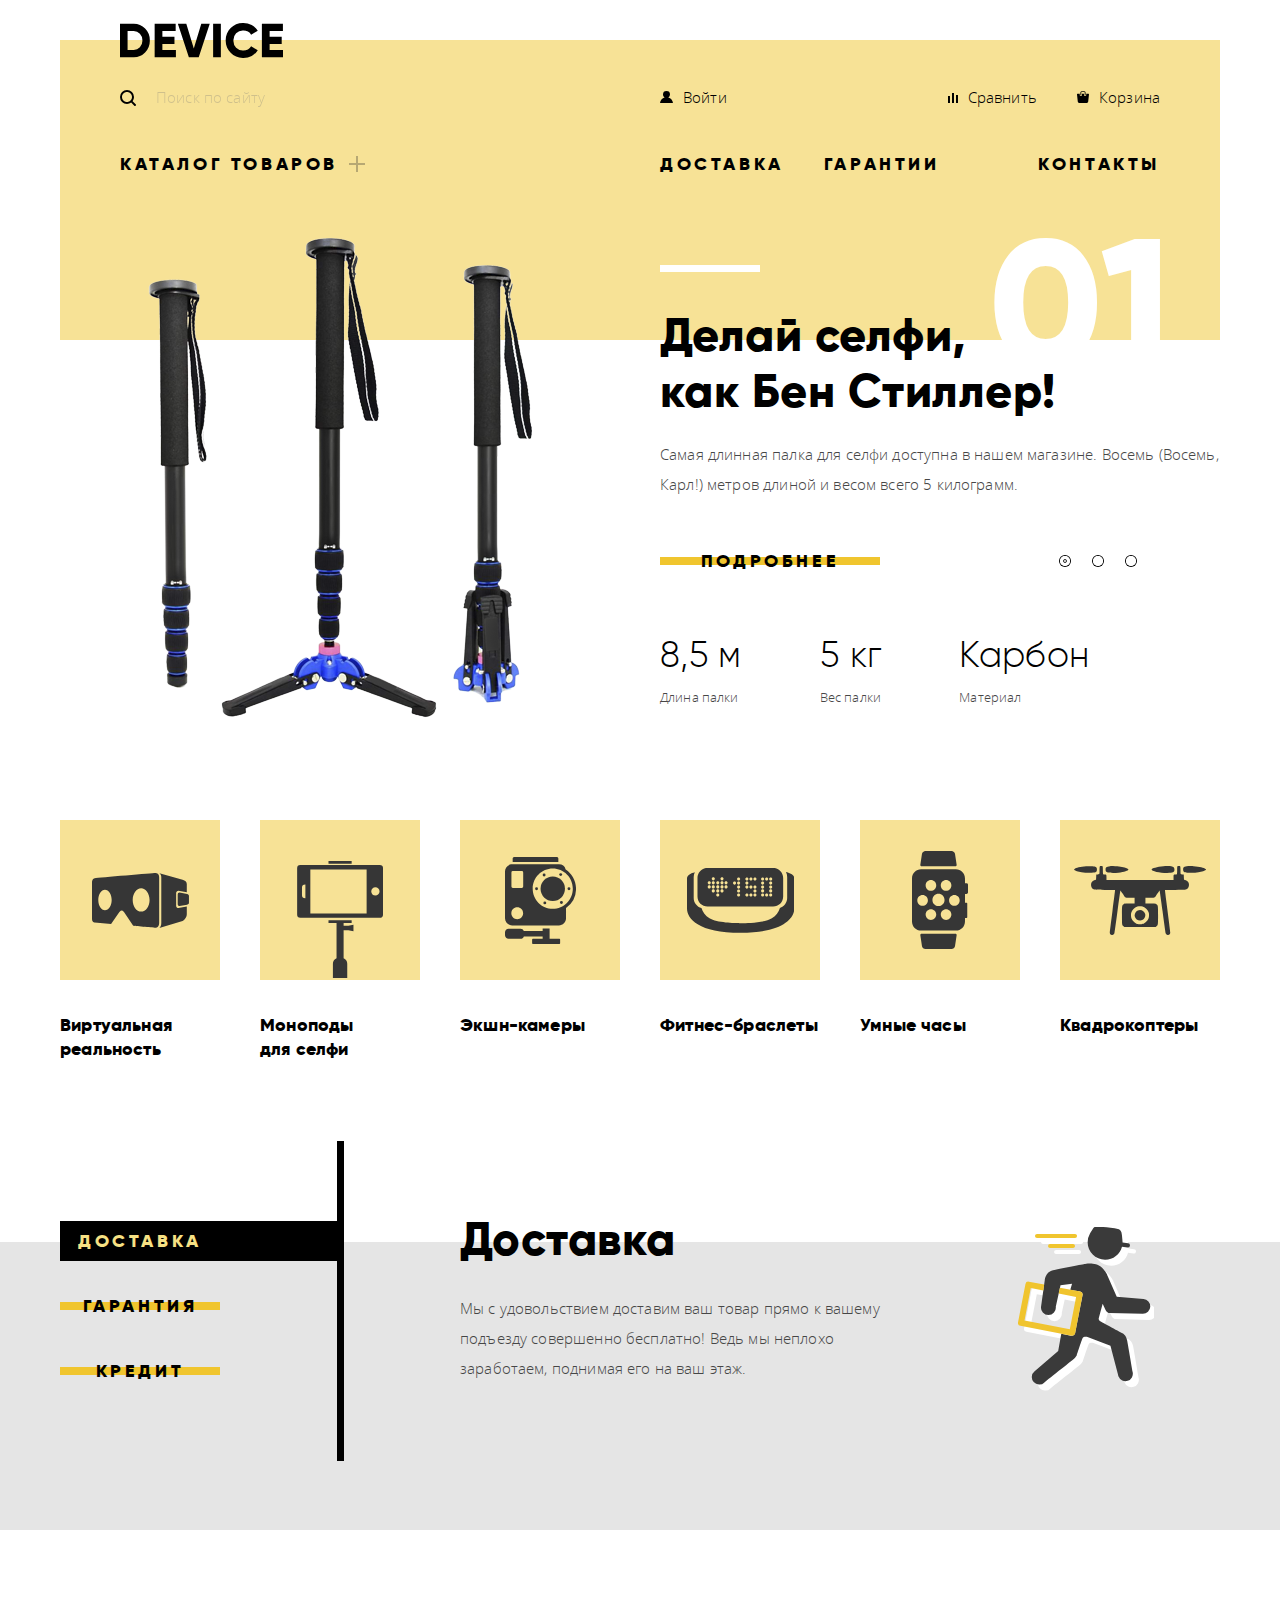
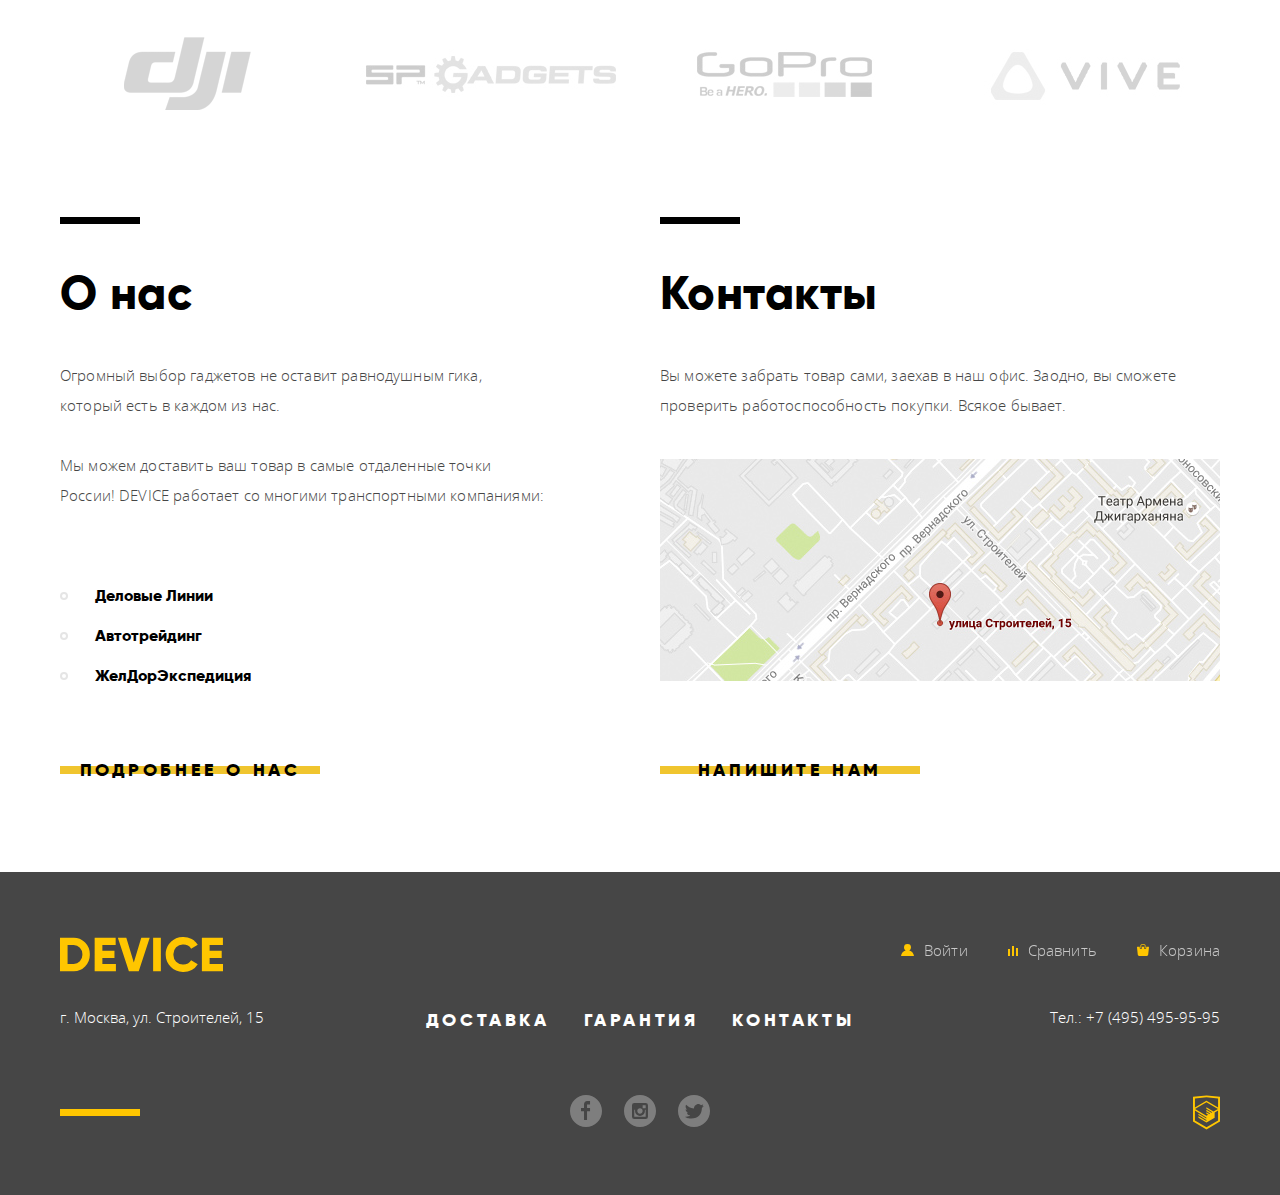
<file: index.html>
<!DOCTYPE html>
<html lang="ru">

<head>
  <meta charset="UTF-8">
  <link rel="stylesheet" href="css/normalize.css">
  <link rel="stylesheet" href="css/style.min.css">
  <title>Интернет-магазин "Девайс"</title>
</head>

<body>

  <header class="site-header">

    <a class="site-header__logo" href="">
      <img class="site-header__logo-img" src="img/logo-black.svg" width="163" height="35" alt="Логотип интернет-магазина &quot;Девайс&quot;">
    </a>
    <nav class="site-header__secondary-menu">
      <form class="site-header__search search-form" action="https://echo.htmlacademy.ru/courses" method="post">
        <input class="search-form__field" type="search" name="search" id="search" placeholder="Поиск по сайту">
        <label class="search-form__label" for="search">
          <img class="search-form__label-img" src="img/search.svg" width="16" height="16" alt="Поиск">
        </label>
        <button class="search-form__button-submit" type="submit">Найти</button>
      </form>
      <ul class="site-header__secondary-menu-list">
        <li class="site-header__secondary-menu-item">
          <a class="site-header__secondary-menu-link" href="#">
            <img class="site-header__secondary-menu-image" src="img/user.svg" width="13" height="12" alt="">
            <span class="site-header__secondary-menu-text ">Войти</span>
          </a>
        </li>
        <li class="site-header__secondary-menu-item">
          <a class="site-header__secondary-menu-link" href="#">
            <img class="site-header__secondary-menu-image" src="img/compare.svg" width="10" height="10" alt="">
            <span class="site-header__secondary-menu-text">Сравнить</span>
          </a>
        </li>
        <li class="site-header__secondary-menu-item">
          <a class="site-header__secondary-menu-link" href="#">
            <img class="site-header__secondary-menu-image" src="img/cart.svg" width="12" height="12" alt="">
            <span class="site-header__secondary-menu-text">Корзина</span>
          </a>
        </li>
      </ul>
    </nav>
    <nav class="site-header__primary-menu primary-menu">
      <ul class="primary-menu__elements-list">
        <li class="primary-menu__catalog">
          <a class="primary-menu__catalog-link" href="catalog.html">Каталог товаров</a>
          <ul class="primary-menu__catalog-list">
            <li class="primary-menu__catalog-item">
              <a class="primary-menu__catalog-item-link" href="virtual-reality.html">Виртуальная реальность</a>
            </li>
            <li class="primary-menu__catalog-item">
              <a class="primary-menu__catalog-item-link" href="monopods.html">Моноподы для селфи</a>
            </li>
            <li class="primary-menu__catalog-item">
              <a class="primary-menu__catalog-item-link" href="action-cameras.html">Экшн-камеры</a>
            </li>
            <li class="primary-menu__catalog-item">
              <a class="primary-menu__catalog-item-link" href="fitness-bracelets.html">Фитнес-браслеты</a>
            </li>
            <li class="primary-menu__catalog-item">
              <a class="primary-menu__catalog-item-link" href="smart-watch.html">Умные часы</a>
            </li>
            <li class="primary-menu__catalog-item">
              <a class="primary-menu__catalog-item-link" href="quadcopters.html">Квардокоптеры</a>
            </li>
          </ul>
        </li>
      </ul>
      <ul class="primary-menu__services-list">
        <li class="primary-menu__services-item">
          <a class="primary-menu__services-link" href="#services">Доставка</a>
        </li>
        <li class="primary-menu__services-item">
          <a class="primary-menu__services-link" href="#services">Гарантии</a>
        </li>
        <li class="primary-menu__services-item">
          <a class="primary-menu__services-link" href="#info">Контакты</a>
        </li>
      </ul>
    </nav>

  </header>

  <main class="content-container">
    <h1 class="visually-hidden">Главная станица интернет-магазина &quot;Девайс&quot;</h1>
    
    <section class="content-container__promo promo">
      <h2 class="visually-hidden">Промо-слайдер</h2>
      <div class="promo-slider">
        <input class="visually-hidden" type="radio" id="promo-btn-1" name="promo-toggle" checked>
        <input class="visually-hidden" type="radio" id="promo-btn-2" name="promo-toggle">
        <input class="visually-hidden" type="radio" id="promo-btn-3" name="promo-toggle">
        <div class="promo-slider__inner">
          <div class="promo-slider__slides">
            <article class="promo-slider__slide promo-slide">
              <figure class="promo-slide__image">
                <img src="img/slider-1.png" width="384" height="486" alt="Палка для селфи">
              </figure>
              <div class="promo-slide__description">
                <h3 class="header">
                  Делай селфи,
                  как&nbsp;Бен&nbsp;Стиллер! 
                </h3>
                <p class="text-light">
                  Самая длинная палка для селфи доступна в нашем магазине.
                  Восемь&nbsp;(Восемь, Карл!) метров длиной и весом всего 5 килограмм.
                </p>
                <div class="promo-slider__controls">
                  <a class="button button-slider" href="catalog.html">Подробнее</a>
                  <label for="promo-btn-1"></label>
                  <label for="promo-btn-2"></label>
                  <label for="promo-btn-3"></label>
                </div>
                <div class="promo-slide__preference preference">
                  <dl class="preference__item item">
                    <dt class="item__parameter-value">8,5 м</dt>
                    <dd class="item__parameter">Длина палки</dd>
                  </dl>
                  <dl class="preference__item item">
                    <dt class="item__parameter-value">5 кг</dt>
                    <dd class="item__parameter">Вес палки</dd>
                  </dl>
                  <dl class="preference__item item">
                    <dt class="item__parameter-value">Карбон</dt>
                    <dd class="item__parameter">Материал</dd>
                  </dl>
                </div>
              </div>
            </article>
            <article class="promo-slider__slide promo-slide">
              <figure class="promo-slide__image">
                <img src="img/slider-2.png" width="345" height="485" alt="Фитнес-браслет">
              </figure>
              <div class="promo-slide__description">
                <h3 class="header">
                  Худеем<br>
                  правильно! 
                </h3>
                <p class="text-light">
                  Мотивирующие фитнес-браслеты помогут найти в себе силы
                  не&nbsp;пропускать&nbsp;занятия и соблюдать диету.
                </p>
                <div class="promo-slider__controls">
                  <a class="button button-slider" href="catalog.html">Подробнее</a>
                  <label for="promo-btn-1"></label>
                  <label for="promo-btn-2"></label>
                  <label for="promo-btn-3"></label>
                </div>
                <div class="promo-slide__preference preference">
                  <dl class="preference__item item">
                    <dt class="item__parameter-value">48 часов</dt>
                    <dd class="item__parameter">Без подзарядки</dd>
                  </dl>
                </div>
              </div>
            </article>
            <article class="promo-slider__slide promo-slide">
              <figure class="promo-slide__image">
                <img src="img/slider-3.png" width="526" height="334" alt="Квадрокоптер">
              </figure>
              <div class="promo-slide__description">
                <h3 class="header">
                  Порхает как бабочка,
                  жалит как пчела!
                </h3>
                <p class="text-light">
                  Этот обычный, на первый взгляд, квадрокоптер оснащен
                  мощным&nbsp;лазером,&nbsp;замаскированным под стандартную камеру.
                </p>
                <div class="promo-slider__controls">
                  <a class="button button-slider" href="catalog.html">Подробнее</a>
                  <label for="promo-btn-1"></label>
                  <label for="promo-btn-2"></label>
                  <label for="promo-btn-3"></label>
                </div>
                <div class="promo-slide__preference preference">
                  <dl class="preference__item item">
                    <dt class="item__parameter-value">800 м</dt>
                    <dd class="item__parameter">Дальность полета</dd>
                  </dl>
                  <dl class="preference__item item">
                    <dt class="item__parameter-value">50 м</dt>
                    <dd class="item__parameter">Радиус поражения</dd>
                  </dl>
                </div>
              </div>
            </article>
          </div>
        </div>
      </div>
    </section>
    
    <section class="content-container__popular popular">
      <h2 class="visually-hidden">Популярные категории товаров</h2> 
      <ul class="popular__conteiner-list">
        <li class="popular__item">
          <a class="popular__link" href="virtual-reality.html">
            <figure class="popular__image-field">
              <div class="popular__image-conteiner">
                <img class="popular__image" src="img/popular-1.svg" width="97" height="55" alt="Виртуальная реальность">
              </div>
              <figcaption class="popular__text">Виртуальная реальность</figcaption>
            </figure>
          </a>
        </li>
        <li class="popular__item">
          <a class="popular__link" href="monopods.html">
            <figure class="popular__image-field">
              <div class="popular__image-conteiner">
                <img class="popular__image popular__image--align-end" src="img/popular-2.svg" width="86" height="117" alt="Моноподы для селфи">
              </div>
              <figcaption class="popular__text">Моноподы для&nbsp;селфи</figcaption>
            </figure>
          </a>
        </li>
        <li class="popular__item">
          <a class="popular__link" href="action-cameras.html">
            <figure class="popular__image-field">
              <div class="popular__image-conteiner">
                <img class="popular__image" src="img/popular-3.svg" width="71" height="87" alt="Экшн-камеры">
              </div>
              <figcaption class="popular__text">Экшн-камеры</figcaption>
            </figure>
          </a>
        </li>
        <li class="popular__item">
          <a class="popular__link" href="fitness-bracelets.html">
            <figure class="popular__image-field">
              <div class="popular__image-conteiner">
                <img class="popular__image" src="img/popular-4.svg" width="107" height="65" alt="Фитнес-браслеты">
              </div>
              <figcaption class="popular__text">Фитнес-браслеты</figcaption>
            </figure>
          </a>
        </li>
        <li class="popular__item">
          <a class="popular__link" href="smart-watch.html">
            <figure class="popular__image-field">
              <div class="popular__image-conteiner">
                <img class="popular__image" src="img/popular-5.svg" width="56" height="98" alt="Умные часы">
              </div>
              <figcaption class="popular__text">Умные часы</figcaption>
            </figure>
          </a>
        </li>
        <li class="popular__item">
          <a class="popular__link" href="quadcopters.html">
            <figure class="popular__image-field">
              <div class="popular__image-conteiner">
                <img class="popular__image" src="img/popular-6.svg" width="132" height="69" alt="Квадрокоптеры">
              </div>
              <figcaption class="popular__text">Квадрокоптеры</figcaption>
            </figure>
          </a>
        </li>
      </ul>
    </section>
    
    <section class="content-container__services services" id="services">
      <h2 class="visually-hidden">Сервисы-слайдер</h2>
      <div class="services-slider">
        <input class="visually-hidden" type="radio" id="services-btn-1" name="services-toggle" checked>
        <input class="visually-hidden" type="radio" id="services-btn-2" name="services-toggle">
        <input class="visually-hidden" type="radio" id="services-btn-3" name="services-toggle">
        <div class="services-slider__controls">
          <label class="button" for="services-btn-1">Доставка</label>
          <label class="button" for="services-btn-2">Гарантия</label>
          <label class="button" for="services-btn-3">Кредит</label>
        </div>
        <div class="services-slider__inner">
          <div class="services-slider__slides">
            <article class="services-slider__slide services-slide">
              <div class="services-slide__description">
                <h3 class="header">
                  Доставка
                </h3>
                <p class="text-light">
                  Мы с удовольствием доставим ваш товар прямо к вашему 
                  подъезду&nbsp;совершенно бесплатно! Ведь мы неплохо 
                  заработаем,&nbsp;поднимая его на ваш этаж.
                </p>
              </div>
              <figure class="services-slide__image-field">
                <img class="services-slide__image" src="img/delivery.svg" width="136" height="164" alt="Доставка-мэн">
              </figure>
            </article>
            <article class="services-slider__slide services-slide">
              <div class="services-slide__description">
                <h3 class="header">
                  Гарантия 
                </h3>
                <p class="text-light">
                  Если из-за возгорания купленного у нас товара у вас сгорит 
                  дом&nbsp;—&nbsp;не переживайте, мы выдадим вам новый.
                  Товар,&nbsp;не&nbsp;дом,&nbsp;конечно же.
                </p>
              </div>
              <figure class="services-slide__image-field">
                <img class="services-slide__image" src="img/warranty.svg" width="171" height="194" alt="Серсис-центр">
              </figure>
            </article>
            <article class="services-slider__slide services-slide">
              <div class="services-slide__description">
                <h3 class="header">
                  Кредит
                </h3>
                <p class="text-light">
                  Залезть в долговую яму стало проще! Кредитные 
                  консультанты&nbsp;подберут для вас наиболее выгодные 
                  условия&nbsp;кредита. Выгодные для нашего банка, разумеется.
                </p>
              </div>
              <figure class="services-slide__image-field">
                <img class="services-slide__image" src="img/credit.svg" width="156" height="186" alt="Терпила-мэн">
              </figure>
            </article>
          </div>
        </div>
      </div>
    </section>
    
    <section class="content-container__logotypes logotypes">
      <h2 class="visually-hidden">Логотипы компаний производителей</h2>
      <a class="logotypes__link" href="#">
        <img class="logotypes__image" src="img/logo-1-jpg.png" width="260" height="100" alt="Логотип DJI">
      </a>
      <a class="logotypes__link" href="#">
        <img class="logotypes__image" src="img/logo-2-jpg.png" width="260" height="100" alt="Логотип SP Gadgets">
      </a>
      <a class="logotypes__link" href="#">
        <img class="logotypes__image" src="img/logo-3-jpg.png" width="260" height="100" alt="Логотип GoPro">
      </a>
      <a class="logotypes__link" href="#">
        <img class="logotypes__image" src="img/logo-4-jpg.png" width="260" height="100" alt="Логотип VIVE">
      </a>
    </section>
    
    <section class="content-container__info info" id="info">
      <h2 class="visually-hidden">Информация об организации и контакты</h2>
      
      <section class="info__about about">
        <h3 class="header">
          О нас
        </h3>
        <p class="text-light">
          Огромный выбор гаджетов не оставит равнодушным гика,
          который&nbsp;есть&nbsp;в&nbsp;каждом из нас.
        </p>
        <p class="text-light">
          Мы можем доставить ваш товар в самые отдаленные точки
          России!&nbsp;DEVICE&nbsp;работает со многими транспортными компаниями:
        </p>
        <ul class="about__delivery-list">
          <li class="about__delivery-item">
            <p class="about__delivery-text">Деловые Линии</p>
          </li>
          <li class="about__delivery-item">
            <p class="about__delivery-text">Автотрейдинг</p>
          </li>
          <li class="about__delivery-item">
            <p class="about__delivery-text">ЖелДорЭкспедиция</p>
          </li>
        </ul>
        <a class="button button-info" href="about.html">Подробнее о нас</a>
      </section>
      
      <section class="info__contacts contacts">
        <h3 class="header">
          Контакты
        </h3>
        <p class="text-light">
          Вы можете забрать товар сами, заехав в наш офис. Заодно, вы сможете
          проверить&nbsp;работоспособность покупки. Всякое бывает.
        </p>
        <a class="popup-map__open" href="https://goo.gl/maps/ZQNQpvk9YkGiaMqE9" target="_blank">
          <img class="contacts__map" src="img/map.jpg" width="560" height="222" alt="Карта-мини">
        </a>
        <a class="popup-write-us__open button button-info" href="feedback.html">Напишите нам</a>
      </section>

    </section>
  
  </main>
  
  <footer class="site-footer">

    <nav class="site-footer__secondary-menu">
      <a class="site-footer__secondary-menu-logo-link" href="index.html">
        <img class="site-footer__secondary-menu-logo-image" src="img/logo-yellow.svg" width="163" height="35" alt="Логотип интернет-магазина &quot;Девайс&quot;">
      </a>
      <ul class="site-footer__secondary-menu-list">
        <li class="site-footer__secondary-menu-item">
          <a class="site-footer__secondary-menu-link" href="#">
            <img class="site-footer__secondary-menu-image" src="img/user-yellow.svg" width="13" height="12" alt="">
            <span class="site-footer__secondary-menu-text ">Войти</span>
          </a>
        </li>
        <li class="site-footer__secondary-menu-item">
          <a class="site-footer__secondary-menu-link" href="#">
            <img class="site-footer__secondary-menu-image" src="img/compare-yellow.svg" width="10" height="10" alt="">
            <span class="site-footer__secondary-menu-text">Сравнить</span>
          </a>
        </li>
        <li class="site-footer__secondary-menu-item">
          <a class="site-footer__secondary-menu-link" href="#">
            <img class="site-footer__secondary-menu-image" src="img/cart-yellow.svg" width="12" height="12" alt="">
            <span class="site-footer__secondary-menu-text">Корзина</span>
          </a>
        </li>
      </ul>
    </nav>
    <div class="site-footer__info footer-info">
      <p class="footer-info__address">
        г. Москва, ул. Строителей, 15
      </p>
      <ul class="footer-info__services-list">
        <li class="footer-info__services-item">
          <a class="footer-info__services-link" href="index.html#services">Доставка</a>
        </li>
        <li class="footer-info__services-item">
          <a class="footer-info__services-link" href="index.html#services">Гарантия</a>
        </li>
        <li class="footer-info__services-item">
          <a class="footer-info__services-link" href="index.html#info">Контакты</a>
        </li>
      </ul>
      <p class="footer-info__phone-text">
        Тел.: 
        <a class="footer-info__phone-link" href="tel:+74954959595">+7 (495) 495-95-95</a>
      </p>
    </div>
    <div class="site-footer__links footer-links">
      <ul class="footer-links__social-list">
        <li class="footer-links__social-item">
          <a class="footer-links__social-link" href="https://www.facebook.com/device" target="_blank">
            <img class="footer-links__social-img" src="img/fb.svg" width="32" height="32" alt="Facebook">
          </a>
        </li>
        <li class="footer-links__social-item">
          <a class="footer-links__social-link" href="https://www.instagram.com/device/" target="_blank">
            <img class="footer-links__social-img" src="img/instagram.svg" width="32" height="32" alt="Instagram">
          </a>
        </li>
        <li class="footer-links__social-item">
          <a class="footer-links__social-link" href="https://twitter.com/device" target="_blank">
            <img class="footer-links__social-img" src="img/twitter.svg" width="32" height="32" alt="Twitter">
          </a>
        </li>
      </ul>
      <a class="footer-links__developer-link" href="https://htmlacademy.ru/intensive/htmlcss" target="_blank">
        <img class="footer-links__developer-logo" src="img/logo-html.svg" width="27" height="35" alt="Логотип HTML-академии">
      </a>
    </div>

  </footer>

  <section class="popup popup-map">
    <h2 class="visually-hidden">Как до нас добраться</h2>
    <iframe src="https://www.google.com/maps/embed?pb=!1m18!1m12!1m3!1d2580.036461371699!2d37.52742395153439!3d55.68703400443441!2m3!1f0!2f0!3f0!3m2!1i1024!2i768!4f13.1!3m3!1m2!1s0x46b54cf65f5c8955%3A0x694710ccd55501e!2z0YPQuy4g0KHRgtGA0L7QuNGC0LXQu9C10LksIDE1LCDQnNC-0YHQutCy0LAsIDExOTMxMQ!5e1!3m2!1sru!2sru!4v1582646957055!5m2!1sru!2sru" width="960" height="560" style="border:0;" allowfullscreen=""></iframe>
    <button class="popup-map__close" type="button">Закрыть</button>
  </section>

  <section class="popup popup-write-us">
    <h2 class="visually-hidden">Форма обратной связи</h2>
    <form class="popup-write-us__form" action="https://echo.htmlacademy.ru" method="post">
      <label class="popup-write-us__name-label">
        Ваше имя:
        <input class="popup-write-us__name-field field-state" type="text" name="name" placeholder="Имя Фамилия">
      </label>
      <label class="popup-write-us__email-label">
        Ваш e-mail:
        <input class="popup-write-us__email-field field-state" type="email" name="e-mail" placeholder="email@example.com">
      </label>
      <label class="popup-write-us__question-label">
        Текст письма:
        <textarea class="popup-write-us__question-text field-state" name="feedback" placeholder="В свободной форме"></textarea>
      </label>  
      <button class="popup-write-us__submit button" type="submit">Отправить</button>
    </form>
    <button class="popup-write-us__close" type="button">Закрыть</button>
  </section>

  <script src="js/popup.min.js"></script>

</body>

</html>
</file>
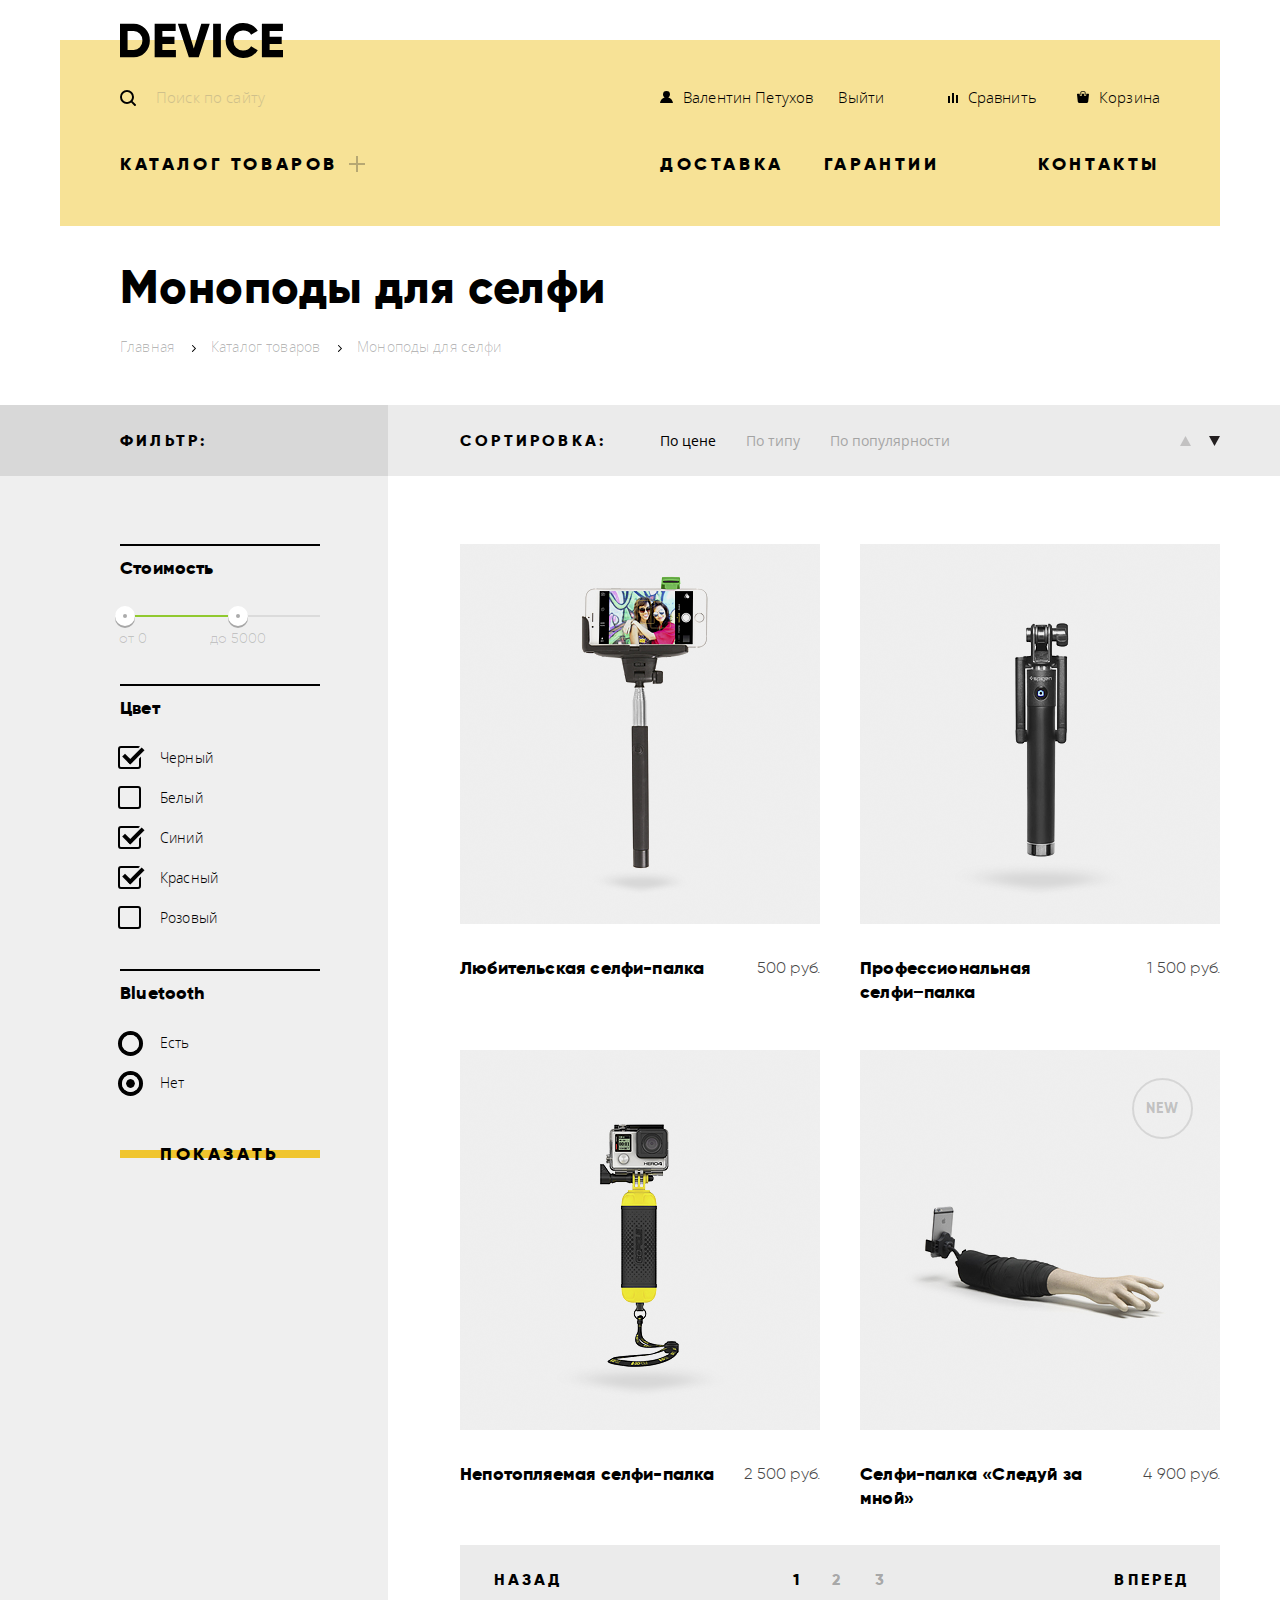
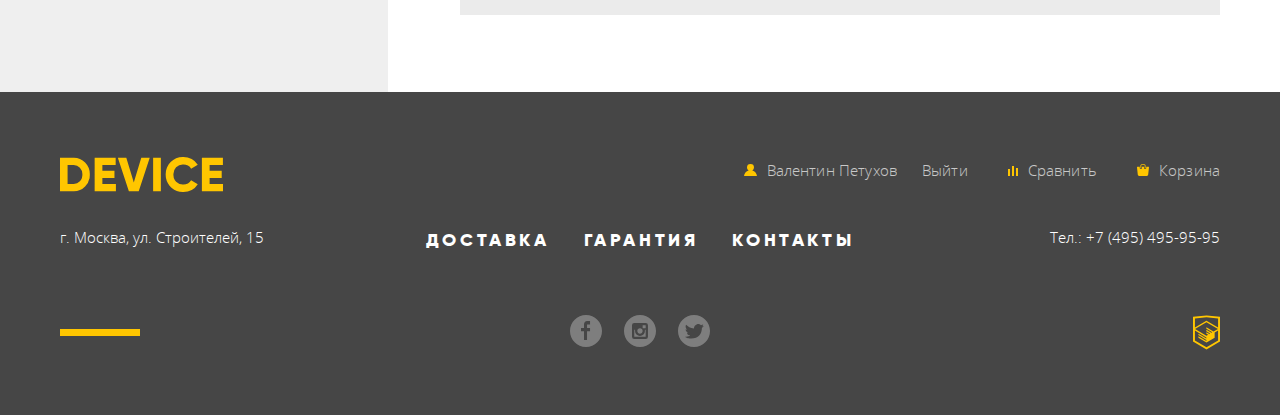
<file: catalog.html>
<!DOCTYPE html>
<html lang="ru">

<head>
  <meta charset="UTF-8">
  <link rel="stylesheet" href="css/normalize.css">
  <link rel="stylesheet" href="css/style.min.css">
  <title>Интернет-магазин "Девайс"</title>
</head>

<body>

  <header class="site-header">

    <a class="site-header__logo" href="index.html">
      <img class="site-header__logo-img" src="img/logo-black.svg" width="163" height="35" alt="Логотип интернет-магазина &quot;Девайс&quot;">
    </a>
    <nav class="site-header__secondary-menu">
      <form class="site-header__search search-form" action="https://echo.htmlacademy.ru/courses" method="post">
        <input class="search-form__field" type="search" name="search" id="search" placeholder="Поиск по сайту">
        <label class="search-form__label" for="search">
          <img class="search-form__label-img" src="img/search.svg" width="16" height="16" alt="Поиск">
        </label>
        <button class="search-form__button-submit" type="submit">Найти</button>
      </form>
      <ul class="site-header__secondary-menu-list">
        <li class="site-header__secondary-menu-item">
          <a class="site-header__secondary-menu-link profile-link" href="profile.html">
            <img class="site-header__secondary-menu-image" src="img/user.svg" width="13" height="12" alt="">
            <span class="site-header__secondary-menu-text">Валентин Петухов</span>
          </a>
          <a class="site-header__secondary-menu-link" href="#">
            <span class="site-header__secondary-menu-text ">Выйти</span>
          </a>
        </li>
        <li class="site-header__secondary-menu-item">
          <a class="site-header__secondary-menu-link" href="#">
            <img class="site-header__secondary-menu-image" src="img/compare.svg" width="10" height="10" alt="">
            <span class="site-header__secondary-menu-text">Сравнить</span>
          </a>
        </li>
        <li class="site-header__secondary-menu-item">
          <a class="site-header__secondary-menu-link" href="#">
            <img class="site-header__secondary-menu-image" src="img/cart.svg" width="12" height="12" alt="">
            <span class="site-header__secondary-menu-text">Корзина</span>
          </a>
        </li>
      </ul>
    </nav>
    <nav class="site-header__primary-menu primary-menu">
      <ul class="primary-menu__elements-list">
        <li class="primary-menu__catalog">
          <a class="primary-menu__catalog-link" href="catalog.html">Каталог товаров</a>
          <ul class="primary-menu__catalog-list">
            <li class="primary-menu__catalog-item">
              <a class="primary-menu__catalog-item-link" href="virtual-reality.html">Виртуальная реальность</a>
            </li>
            <li class="primary-menu__catalog-item">
              <a class="primary-menu__catalog-item-link" href="monopods-for-a-selfie.html">Моноподы для селфи</a>
            </li>
            <li class="primary-menu__catalog-item">
              <a class="primary-menu__catalog-item-link" href="action-cameras.html">Экшн-камеры</a>
            </li>
            <li class="primary-menu__catalog-item">
              <a class="primary-menu__catalog-item-link" href="fitness-bracelets.html">Фитнес-браслеты</a>
            </li>
            <li class="primary-menu__catalog-item">
              <a class="primary-menu__catalog-item-link" href="smart-watch.html">Умные часы</a>
            </li>
            <li class="primary-menu__catalog-item">
              <a class="primary-menu__catalog-item-link" href="quadcopters.html">Квардокоптеры</a>
            </li>
          </ul>
        </li>
      </ul>
      <ul class="primary-menu__services-list">
        <li class="primary-menu__services-item">
          <a class="primary-menu__services-link" href="index.html#services">Доставка</a>
        </li>
        <li class="primary-menu__services-item">
          <a class="primary-menu__services-link" href="index.html#services">Гарантии</a>
        </li>
        <li class="primary-menu__services-item">
          <a class="primary-menu__services-link" href="index.html#info">Контакты</a>
        </li>
      </ul>
    </nav>

  </header>

  <main class="content-conteiner">
    
    <section class="content-conteiner__where-am-I page">
      <h1 class="page__title header">Моноподы для селфи</h1>
      <ul class="page__bread-crumbs-list">
        <li class="page__bread-crumbs-item">
          <a class="page__bread-crumbs-link" href="index.html">Главная</a>
        </li>
        <li class="page__bread-crumbs-item">
          <a class="page__bread-crumbs-link" href="catalog.html">Каталог товаров</a>
        </li>
        <li class="page__bread-crumbs-item">
          <a class="page__bread-crumbs-link">Моноподы для селфи</a>
        </li>
      </ul>
    </section>

    <section class="content-conteiner__sorter sorter">
      <h2 class="visually-hidden">Сортировка</h2>
      <h3 class="sorter__filter-title" role="none">Фильтр:</h3>
      <div class="sorter__inner">
        <h3 class="sorter__title">Сортировка:</h3>
        <ul class="sorter__parameter-list">
          <li class="sorter__parameter-item">
            <a class="sorter__parameter-link parameter-active">По цене</a>
          </li>
          <li class="sorter__parameter-item">
            <a class="sorter__parameter-link" href="">По типу</a>
          </li>
          <li class="sorter__parameter-item">
            <a class="sorter__parameter-link" href="">По популярности</a>
          </li>
        </ul>
        <ul class="sorter__direction-list">
          <li class="sorter__direction-item">
            <a class="sorter__direction-arrow" href="">
              <img src="img/icon-up-dir.svg" width="11" height="10" alt="По возрастанию">
            </a>
          </li>
          <li class="sorter__direction-item">
            <a class="sorter__direction-arrow arrow-active">
              <img src="img/icon-down-dir.svg" width="11" height="10" alt="По убыванию">
            </a>
          </li>
        </ul>
      </div>
    </section>

    <section class="content-conteiner__goods goods">
      <h2 class="visually-hidden">Область выборки товаров</h2>

      <section class="goods__filter">
        <h3 class="visually-hidden">Фильтр:</h3>
        <form action="https://echo.htmlacademy.ru/courses" method="get">
          <fieldset class="goods__filter-price filter-price">
            <legend class="filter-price__legend">Стоимость</legend>
            <div class="filter-price__range range">
              <div class="range__scale">
                <div class="range__bar"></div>
              </div>
              <div class="range__toggle range__toggle--min"></div>
              <div class="range__toggle range__toggle--max"></div>
            </div>
          </fieldset>
          <fieldset class="goods__filter-color filter-color">
            <legend class="filter-color__legend">Цвет</legend>
            <ul class="filter-color__color-list">
              <li class="filter-color__item">
                  <input class="visually-hidden filter-color__input" type="checkbox" name="black" id="filter-color-black" checked>
                  <label class="filter-color__label" for="filter-color-black">
                    <span class="filter-color__check-bird">Черный</span>
                  </label>
              </li>
              <li class="filter-color__item">
                  <input class="visually-hidden filter-color__input" type="checkbox" name="white" id="filter-color-white">
                  <label class="filter-color__label" for="filter-color-white">
                    <span class="filter-color__check-bird">Белый</span>
                  </label>
              </li>
              <li class="filter-color__item">
                  <input class="visually-hidden filter-color__input" type="checkbox" name="blue" id="filter-color-blue" checked>
                  <label class="filter-color__label" for="filter-color-blue">
                    <span class="filter-color__check-bird">Синий</span>
                  </label>
              </li>
              <li class="filter-color__item">
                  <input class="visually-hidden filter-color__input" type="checkbox" name="red" id="filter-color-red" checked>
                  <label class="filter-color__label" for="filter-color-red">
                    <span class="filter-color__check-bird">Красный</span>
                  </label>
              </li>
              <li class="filter-color__item">
                  <input class="visually-hidden filter-color__input" type="checkbox" name="pink" id="filter-color-pink">
                  <label class="filter-color__label" for="filter-color-pink">
                    <span class="filter-color__check-bird">Розовый</span>
                  </label>
              </li>
            </ul>
          </fieldset>
          <fieldset class="goods__filter-bluetooth filter-bluetooth">
            <legend class="filter-bluetooth__legend">Bluetooth</legend>
            <ul class="filter-bluetooth__bluetooth-list">
              <li class="filter-bluetooth__item">
                <input class="visually-hidden filter-bluetooth__input" type="radio" name="bluetooth" value="Есть" id="filter-bluetooth-yes">
                <label class="filter-bluetooth__label" for="filter-bluetooth-yes">
                  <span class="filter-bluetooth__text">Есть</span>
                </label>
              </li>
              <li class="filter-bluetooth__item">
                <input class="visually-hidden filter-bluetooth__input" type="radio" name="bluetooth" value="Нет" id="filter-bluetooth-no" checked>
                <label class="filter-bluetooth__label" for="filter-bluetooth-no">
                  <span class="filter-bluetooth__text">Нет</span>
                </label>
              </li>
            </ul>
          </fieldset>
          <button class="goods__filter-buttons button" type="submit">Показать</button>
        </form>
      </section>

      <section class="goods__sorted sorted-goods">
        <h3 class="sorted-goods__title visually-hidden">Перечень отсортированных товаров</h3>
        <div class="sorted-goods__goods-items goods-items">
          <article class="goods-items__item item-good">
            <img class="item-good__image" src="img/item-1.png" width="360" height="380" alt="Любительская селфи-палка">
            <div class="item-good__controls">
              <button class="item-good__basket-add button" type="button">В корзину</button>
              <button class="item-good__compare-add" type="button">Добавить к сравнению</button>
            </div>
            <a class="item-good__page" href="item-page.html">Любительская селфи-палка</a>
            <p class="item-good__price">500 руб.</p>            
          </article>
          <article class="goods-items__item item-good">
            <img class="item-good__image" src="img/item-2.png" width="360" height="380" alt="Профессиональная селфи-палка">
            <div class="item-good__controls">
              <button class="item-good__basket-add button" type="button">В корзину</button>
              <button class="item-good__compare-add" type="button">Добавить к сравнению</button>
            </div>
            <a class="item-good__page" href="item-page.html">Профессиональная селфи&#8722;палка</a>
            <p class="item-good__price">1 500 руб.</p>
          </article>
          <article class="goods-items__item item-good">
            <img class="item-good__image" src="img/item-3.png" width="360" height="380" alt="Непотопляемая селфи-палка">
            <div class="item-good__controls">
              <button class="item-good__basket-add button" type="button">В корзину</button>
              <button class="item-good__compare-add" type="button">Добавить к сравнению</button>
            </div>
            <a class="item-good__page" href="item-page.html">Непотопляемая селфи-палка</a>
            <p class="item-good__price">2 500 руб.</p>
          </article>
          <article class="goods-items__item item-good">
            <img class="item-good__image" src="img/item-4.png" width="360" height="380" alt="Селфи-палка «Следуй за мной»">
            <div class="item-good__controls">
              <button class="item-good__basket-add button" type="button">В корзину</button>
              <button class="item-good__compare-add" type="button">Добавить к сравнению</button>
            </div>
            <a class="item-good__page" href="item-page.html">Селфи-палка «Следуй за мной»</a>
            <p class="item-good__price">4 900 руб.</p>
            <div class="item-good__new">new</div>
          </article>
        </div>
        <ul class="sorted-goods__pagination-list pagination">
          <li class="pagination__item">
            <a class="pagination__link" href="">Назад</a>
          </li>
          <li class="pagination__item">
            <a class="pagination__link pagination__link--active">1</a>
          </li>
          <li class="pagination__item">
            <a class="pagination__link" href="">2</a>
          </li>
          <li class="pagination__item">
            <a class="pagination__link" href="">3</a>
          </li>
          <li class="pagination__item">
            <a class="pagination__link" href="">Вперед</a>
          </li>
        </ul>
      </section>

    </section>

  </main>

  <footer class="site-footer">

    <nav class="site-footer__secondary-menu">
      <a class="site-footer__secondary-menu-logo-link" href="index.html">
        <img class="site-footer__secondary-menu-logo-image" src="img/logo-yellow.svg" width="163" height="35" alt="Логотип интернет-магазина &quot;Девайс&quot;">
      </a>
      <ul class="site-footer__secondary-menu-list">
        <li class="site-footer__secondary-menu-item">
          <a class="site-footer__secondary-menu-link profile-link" href="profile.html">
            <img class="site-footer__secondary-menu-image" src="img/user-yellow.svg" width="13" height="12" alt="">
            <span class="site-footer__secondary-menu-text">Валентин Петухов</span>
          </a>
          <a class="site-footer__secondary-menu-link" href="#">
            <span class="site-footer__secondary-menu-text ">Выйти</span>
          </a>
        </li>
        <li class="site-footer__secondary-menu-item">
          <a class="site-footer__secondary-menu-link" href="#">
            <img class="site-footer__secondary-menu-image" src="img/compare-yellow.svg" width="10" height="10" alt="">
            <span class="site-footer__secondary-menu-text">Сравнить</span>
          </a>
        </li>
        <li class="site-footer__secondary-menu-item">
          <a class="site-footer__secondary-menu-link" href="#">
            <img class="site-footer__secondary-menu-image" src="img/cart-yellow.svg" width="12" height="12" alt="">
            <span class="site-footer__secondary-menu-text">Корзина</span>
          </a>
        </li>
      </ul>
    </nav>
    <div class="site-footer__info footer-info">
      <p class="footer-info__address">
        г. Москва, ул. Строителей, 15
      </p>
      <ul class="footer-info__services-list">
        <li class="footer-info__services-item">
          <a class="footer-info__services-link" href="index.html#services">Доставка</a>
        </li>
        <li class="footer-info__services-item">
          <a class="footer-info__services-link" href="index.html#services">Гарантия</a>
        </li>
        <li class="footer-info__services-item">
          <a class="footer-info__services-link" href="index.html#info">Контакты</a>
        </li>
      </ul>
      <p class="footer-info__phone-text">
        Тел.: 
        <a class="footer-info__phone-link" href="tel:+74954959595">+7 (495) 495-95-95</a>
      </p>
    </div>
    <div class="site-footer__links footer-links">
      <ul class="footer-links__social-list">
        <li class="footer-links__social-item">
          <a class="footer-links__social-link" href="https://www.facebook.com/device" target="_blank">
            <img class="footer-links__social-img" src="img/fb.svg" width="32" height="32" alt="Facebook">
          </a>
        </li>
        <li class="footer-links__social-item">
          <a class="footer-links__social-link" href="https://www.instagram.com/device/" target="_blank">
            <img class="footer-links__social-img" src="img/instagram.svg" width="32" height="32" alt="Instagram">
          </a>
        </li>
        <li class="footer-links__social-item">
          <a class="footer-links__social-link" href="https://twitter.com/device" target="_blank">
            <img class="footer-links__social-img" src="img/twitter.svg" width="32" height="32" alt="Twitter">
          </a>
        </li>
      </ul>
      <a class="footer-links__developer-link" href="https://htmlacademy.ru/intensive/htmlcss" target="_blank">
        <img class="footer-links__developer-logo" src="img/logo-html.svg" width="27" height="35" alt="Логотип HTML-академии">
      </a>
    </div>

  </footer>

</body>

</html>
</file>
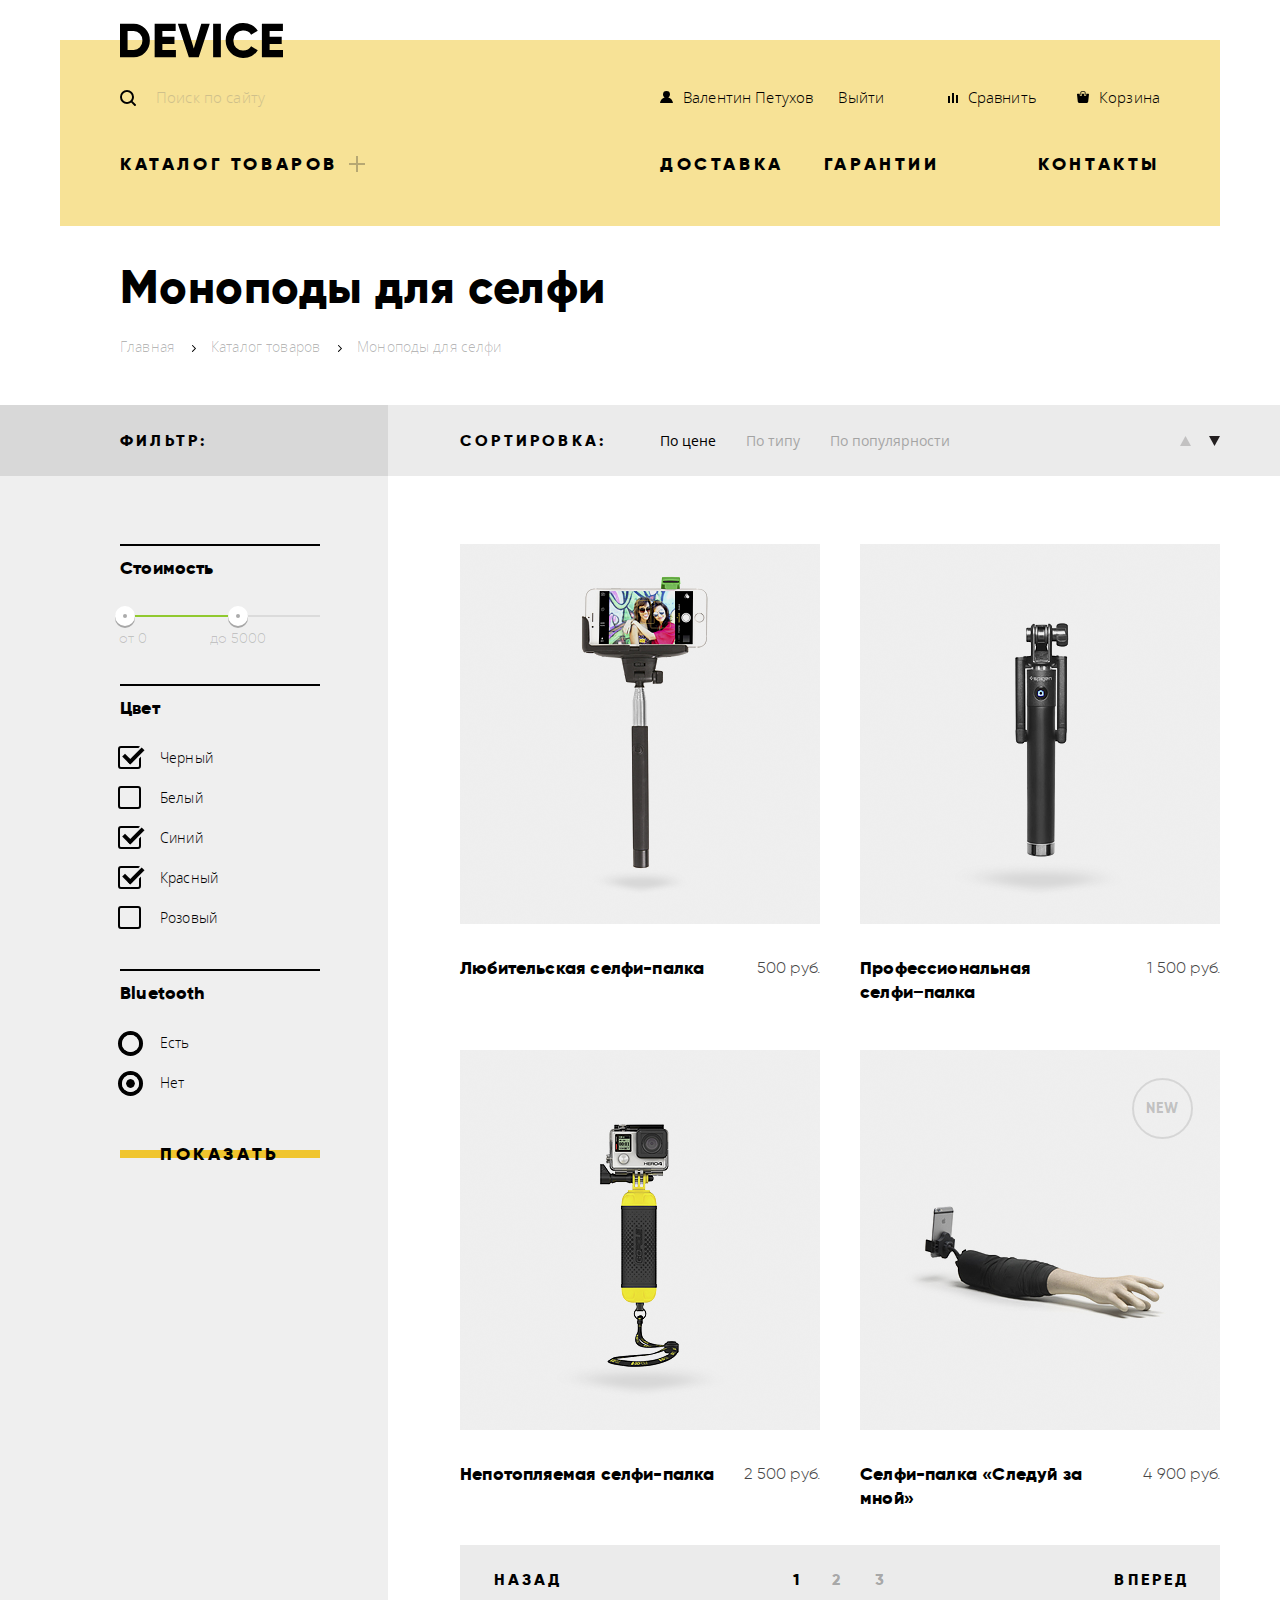
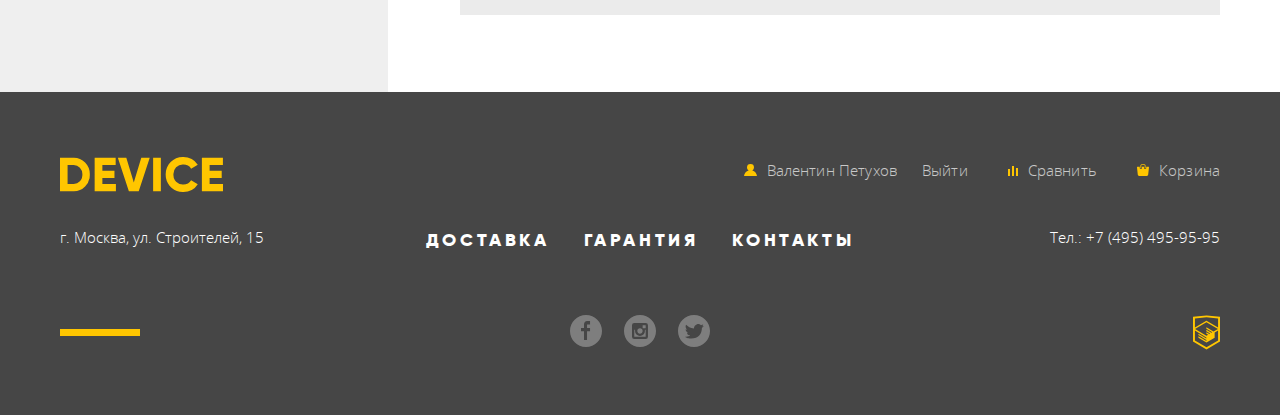
<file: monopods.html>
<!DOCTYPE html>
<html lang="ru">

<head>
  <meta charset="UTF-8">
  <link rel="stylesheet" href="css/normalize.css">
  <link rel="stylesheet" href="css/style.min.css">
  <title>Интернет-магазин "Девайс"</title>
</head>

<body>

  <header class="site-header">

    <a class="site-header__logo" href="index.html">
      <img class="site-header__logo-img" src="img/logo-black.svg" width="163" height="35" alt="Логотип интернет-магазина &quot;Девайс&quot;">
    </a>
    <nav class="site-header__secondary-menu">
      <form class="site-header__search search-form" action="https://echo.htmlacademy.ru/courses" method="post">
        <input class="search-form__field" type="search" name="search" id="search" placeholder="Поиск по сайту">
        <label class="search-form__label" for="search">
          <img class="search-form__label-img" src="img/search.svg" width="16" height="16" alt="Поиск">
        </label>
        <button class="search-form__button-submit" type="submit">Найти</button>
      </form>
      <ul class="site-header__secondary-menu-list">
        <li class="site-header__secondary-menu-item">
          <a class="site-header__secondary-menu-link profile-link" href="profile.html">
            <img class="site-header__secondary-menu-image" src="img/user.svg" width="13" height="12" alt="">
            <span class="site-header__secondary-menu-text">Валентин Петухов</span>
          </a>
          <a class="site-header__secondary-menu-link" href="#">
            <span class="site-header__secondary-menu-text ">Выйти</span>
          </a>
        </li>
        <li class="site-header__secondary-menu-item">
          <a class="site-header__secondary-menu-link" href="#">
            <img class="site-header__secondary-menu-image" src="img/compare.svg" width="10" height="10" alt="">
            <span class="site-header__secondary-menu-text">Сравнить</span>
          </a>
        </li>
        <li class="site-header__secondary-menu-item">
          <a class="site-header__secondary-menu-link" href="#">
            <img class="site-header__secondary-menu-image" src="img/cart.svg" width="12" height="12" alt="">
            <span class="site-header__secondary-menu-text">Корзина</span>
          </a>
        </li>
      </ul>
    </nav>
    <nav class="site-header__primary-menu primary-menu">
      <ul class="primary-menu__elements-list">
        <li class="primary-menu__catalog">
          <a class="primary-menu__catalog-link" href="catalog.html">Каталог товаров</a>
          <ul class="primary-menu__catalog-list">
            <li class="primary-menu__catalog-item">
              <a class="primary-menu__catalog-item-link" href="virtual-reality.html">Виртуальная реальность</a>
            </li>
            <li class="primary-menu__catalog-item">
              <a class="primary-menu__catalog-item-link" href="monopods.html">Моноподы для селфи</a>
            </li>
            <li class="primary-menu__catalog-item">
              <a class="primary-menu__catalog-item-link" href="action-cameras.html">Экшн-камеры</a>
            </li>
            <li class="primary-menu__catalog-item">
              <a class="primary-menu__catalog-item-link" href="fitness-bracelets.html">Фитнес-браслеты</a>
            </li>
            <li class="primary-menu__catalog-item">
              <a class="primary-menu__catalog-item-link" href="smart-watch.html">Умные часы</a>
            </li>
            <li class="primary-menu__catalog-item">
              <a class="primary-menu__catalog-item-link" href="quadcopters.html">Квардокоптеры</a>
            </li>
          </ul>
        </li>
      </ul>
      <ul class="primary-menu__services-list">
        <li class="primary-menu__services-item">
          <a class="primary-menu__services-link" href="index.html#services">Доставка</a>
        </li>
        <li class="primary-menu__services-item">
          <a class="primary-menu__services-link" href="index.html#services">Гарантии</a>
        </li>
        <li class="primary-menu__services-item">
          <a class="primary-menu__services-link" href="index.html#info">Контакты</a>
        </li>
      </ul>
    </nav>

  </header>

  <main class="content-conteiner">
    
    <section class="content-conteiner__where-am-I page">
      <h1 class="page__title header">Моноподы для селфи</h1>
      <ul class="page__bread-crumbs-list">
        <li class="page__bread-crumbs-item">
          <a class="page__bread-crumbs-link" href="index.html">Главная</a>
        </li>
        <li class="page__bread-crumbs-item">
          <a class="page__bread-crumbs-link" href="catalog.html">Каталог товаров</a>
        </li>
        <li class="page__bread-crumbs-item">
          <a class="page__bread-crumbs-link">Моноподы для селфи</a>
        </li>
      </ul>
    </section>

    <section class="content-conteiner__sorter sorter">
      <h2 class="visually-hidden">Сортировка</h2>
      <h3 class="sorter__filter-title" role="none">Фильтр:</h3>
      <div class="sorter__inner">
        <h3 class="sorter__title">Сортировка:</h3>
        <ul class="sorter__parameter-list">
          <li class="sorter__parameter-item">
            <a class="sorter__parameter-link parameter-active">По цене</a>
          </li>
          <li class="sorter__parameter-item">
            <a class="sorter__parameter-link" href="">По типу</a>
          </li>
          <li class="sorter__parameter-item">
            <a class="sorter__parameter-link" href="">По популярности</a>
          </li>
        </ul>
        <ul class="sorter__direction-list">
          <li class="sorter__direction-item">
            <a class="sorter__direction-arrow" href="">
              <img src="img/icon-up-dir.svg" width="11" height="10" alt="По возрастанию">
            </a>
          </li>
          <li class="sorter__direction-item">
            <a class="sorter__direction-arrow arrow-active">
              <img src="img/icon-down-dir.svg" width="11" height="10" alt="По убыванию">
            </a>
          </li>
        </ul>
      </div>
    </section>

    <section class="content-conteiner__goods goods">
      <h2 class="visually-hidden">Область выборки товаров</h2>

      <section class="goods__filter">
        <h3 class="visually-hidden">Фильтр:</h3>
        <form action="https://echo.htmlacademy.ru/courses" method="get">
          <fieldset class="goods__filter-price filter-price">
            <legend class="filter-price__legend">Стоимость</legend>
            <div class="filter-price__range range">
              <div class="range__scale">
                <div class="range__bar"></div>
              </div>
              <div class="range__toggle range__toggle--min"></div>
              <div class="range__toggle range__toggle--max"></div>
            </div>
          </fieldset>
          <fieldset class="goods__filter-color filter-color">
            <legend class="filter-color__legend">Цвет</legend>
            <ul class="filter-color__color-list">
              <li class="filter-color__item">
                  <input class="visually-hidden filter-color__input" type="checkbox" name="black" id="filter-color-black" checked>
                  <label class="filter-color__label" for="filter-color-black">
                    <span class="filter-color__check-bird">Черный</span>
                  </label>
              </li>
              <li class="filter-color__item">
                  <input class="visually-hidden filter-color__input" type="checkbox" name="white" id="filter-color-white">
                  <label class="filter-color__label" for="filter-color-white">
                    <span class="filter-color__check-bird">Белый</span>
                  </label>
              </li>
              <li class="filter-color__item">
                  <input class="visually-hidden filter-color__input" type="checkbox" name="blue" id="filter-color-blue" checked>
                  <label class="filter-color__label" for="filter-color-blue">
                    <span class="filter-color__check-bird">Синий</span>
                  </label>
              </li>
              <li class="filter-color__item">
                  <input class="visually-hidden filter-color__input" type="checkbox" name="red" id="filter-color-red" checked>
                  <label class="filter-color__label" for="filter-color-red">
                    <span class="filter-color__check-bird">Красный</span>
                  </label>
              </li>
              <li class="filter-color__item">
                  <input class="visually-hidden filter-color__input" type="checkbox" name="pink" id="filter-color-pink">
                  <label class="filter-color__label" for="filter-color-pink">
                    <span class="filter-color__check-bird">Розовый</span>
                  </label>
              </li>
            </ul>
          </fieldset>
          <fieldset class="goods__filter-bluetooth filter-bluetooth">
            <legend class="filter-bluetooth__legend">Bluetooth</legend>
            <ul class="filter-bluetooth__bluetooth-list">
              <li class="filter-bluetooth__item">
                <input class="visually-hidden filter-bluetooth__input" type="radio" name="bluetooth" value="Есть" id="filter-bluetooth-yes">
                <label class="filter-bluetooth__label" for="filter-bluetooth-yes">
                  <span class="filter-bluetooth__text">Есть</span>
                </label>
              </li>
              <li class="filter-bluetooth__item">
                <input class="visually-hidden filter-bluetooth__input" type="radio" name="bluetooth" value="Нет" id="filter-bluetooth-no" checked>
                <label class="filter-bluetooth__label" for="filter-bluetooth-no">
                  <span class="filter-bluetooth__text">Нет</span>
                </label>
              </li>
            </ul>
          </fieldset>
          <button class="goods__filter-buttons button" type="submit">Показать</button>
        </form>
      </section>

      <section class="goods__sorted sorted-goods">
        <h3 class="sorted-goods__title visually-hidden">Перечень отсортированных товаров</h3>
        <div class="sorted-goods__goods-items goods-items">
          <article class="goods-items__item item-good">
            <img class="item-good__image" src="img/item-1.png" width="360" height="380" alt="Любительская селфи-палка">
            <div class="item-good__controls">
              <button class="item-good__basket-add button" type="button">В корзину</button>
              <button class="item-good__compare-add" type="button">Добавить к сравнению</button>
            </div>
            <a class="item-good__page" href="item-page.html">Любительская селфи-палка</a>
            <p class="item-good__price">500 руб.</p>            
          </article>
          <article class="goods-items__item item-good">
            <img class="item-good__image" src="img/item-2.png" width="360" height="380" alt="Профессиональная селфи-палка">
            <div class="item-good__controls">
              <button class="item-good__basket-add button" type="button">В корзину</button>
              <button class="item-good__compare-add" type="button">Добавить к сравнению</button>
            </div>
            <a class="item-good__page" href="item-page.html">Профессиональная селфи&#8722;палка</a>
            <p class="item-good__price">1 500 руб.</p>
          </article>
          <article class="goods-items__item item-good">
            <img class="item-good__image" src="img/item-3.png" width="360" height="380" alt="Непотопляемая селфи-палка">
            <div class="item-good__controls">
              <button class="item-good__basket-add button" type="button">В корзину</button>
              <button class="item-good__compare-add" type="button">Добавить к сравнению</button>
            </div>
            <a class="item-good__page" href="item-page.html">Непотопляемая селфи-палка</a>
            <p class="item-good__price">2 500 руб.</p>
          </article>
          <article class="goods-items__item item-good">
            <img class="item-good__image" src="img/item-4.png" width="360" height="380" alt="Селфи-палка «Следуй за мной»">
            <div class="item-good__controls">
              <button class="item-good__basket-add button" type="button">В корзину</button>
              <button class="item-good__compare-add" type="button">Добавить к сравнению</button>
            </div>
            <a class="item-good__page" href="item-page.html">Селфи-палка «Следуй за мной»</a>
            <p class="item-good__price">4 900 руб.</p>
            <div class="item-good__new">new</div>
          </article>
        </div>
        <ul class="sorted-goods__pagination-list pagination">
          <li class="pagination__item">
            <a class="pagination__link" href="">Назад</a>
          </li>
          <li class="pagination__item">
            <a class="pagination__link pagination__link--active">1</a>
          </li>
          <li class="pagination__item">
            <a class="pagination__link" href="">2</a>
          </li>
          <li class="pagination__item">
            <a class="pagination__link" href="">3</a>
          </li>
          <li class="pagination__item">
            <a class="pagination__link" href="">Вперед</a>
          </li>
        </ul>
      </section>

    </section>

  </main>

  <footer class="site-footer">

    <nav class="site-footer__secondary-menu">
      <a class="site-footer__secondary-menu-logo-link" href="index.html">
        <img class="site-footer__secondary-menu-logo-image" src="img/logo-yellow.svg" width="163" height="35" alt="Логотип интернет-магазина &quot;Девайс&quot;">
      </a>
      <ul class="site-footer__secondary-menu-list">
        <li class="site-footer__secondary-menu-item">
          <a class="site-footer__secondary-menu-link profile-link" href="profile.html">
            <img class="site-footer__secondary-menu-image" src="img/user-yellow.svg" width="13" height="12" alt="">
            <span class="site-footer__secondary-menu-text">Валентин Петухов</span>
          </a>
          <a class="site-footer__secondary-menu-link" href="#">
            <span class="site-footer__secondary-menu-text ">Выйти</span>
          </a>
        </li>
        <li class="site-footer__secondary-menu-item">
          <a class="site-footer__secondary-menu-link" href="#">
            <img class="site-footer__secondary-menu-image" src="img/compare-yellow.svg" width="10" height="10" alt="">
            <span class="site-footer__secondary-menu-text">Сравнить</span>
          </a>
        </li>
        <li class="site-footer__secondary-menu-item">
          <a class="site-footer__secondary-menu-link" href="#">
            <img class="site-footer__secondary-menu-image" src="img/cart-yellow.svg" width="12" height="12" alt="">
            <span class="site-footer__secondary-menu-text">Корзина</span>
          </a>
        </li>
      </ul>
    </nav>
    <div class="site-footer__info footer-info">
      <p class="footer-info__address">
        г. Москва, ул. Строителей, 15
      </p>
      <ul class="footer-info__services-list">
        <li class="footer-info__services-item">
          <a class="footer-info__services-link" href="index.html#services">Доставка</a>
        </li>
        <li class="footer-info__services-item">
          <a class="footer-info__services-link" href="index.html#services">Гарантия</a>
        </li>
        <li class="footer-info__services-item">
          <a class="footer-info__services-link" href="index.html#info">Контакты</a>
        </li>
      </ul>
      <p class="footer-info__phone-text">
        Тел.: 
        <a class="footer-info__phone-link" href="tel:+74954959595">+7 (495) 495-95-95</a>
      </p>
    </div>
    <div class="site-footer__links footer-links">
      <ul class="footer-links__social-list">
        <li class="footer-links__social-item">
          <a class="footer-links__social-link" href="https://www.facebook.com/device" target="_blank">
            <img class="footer-links__social-img" src="img/fb.svg" width="32" height="32" alt="Facebook">
          </a>
        </li>
        <li class="footer-links__social-item">
          <a class="footer-links__social-link" href="https://www.instagram.com/device/" target="_blank">
            <img class="footer-links__social-img" src="img/instagram.svg" width="32" height="32" alt="Instagram">
          </a>
        </li>
        <li class="footer-links__social-item">
          <a class="footer-links__social-link" href="https://twitter.com/device" target="_blank">
            <img class="footer-links__social-img" src="img/twitter.svg" width="32" height="32" alt="Twitter">
          </a>
        </li>
      </ul>
      <a class="footer-links__developer-link" href="https://htmlacademy.ru/intensive/htmlcss" target="_blank">
        <img class="footer-links__developer-logo" src="img/logo-html.svg" width="27" height="35" alt="Логотип HTML-академии">
      </a>
    </div>

  </footer>

</body>

</html>
</file>
<file: css/style.min.css>
@keyframes bounce{0%{transform:translate(-50%,-500%)}70%{transform:translate(-50%,-40%)}90%{transform:translate(-50%,-55%)}to{transform:translate(-50%,-50%)}}@keyframes shake{0%,to{transform:translate(-50%,-50%)}10%,30%,50%,70%,90%{transform:translate(-51%,-50%)}20%,40%,60%,80%{transform:translate(-49%,-50%)}}@font-face{font-family:"Open Sans";src:local("Open Sans Light"),local("OpenSans-Light"),url(../fonts/web/opensanslight.woff2) format("woff2"),url(../fonts/web/opensanslight.woff) format("woff");font-weight:300;font-style:normal}@font-face{font-family:"Open Sans";src:local("Open Sans"),local("OpenSans"),url(../fonts/web/opensans.woff2) format("woff2"),url(../fonts/web/opensans.woff) format("woff");font-weight:400;font-style:normal}@font-face{font-family:"Gilroy";src:local("Gilroy Light"),local("Gilroy-Light"),url(../fonts/web/gilroylight.woff2) format("woff2"),url(../fonts/web/gilroylight.woff) format("woff");font-weight:300;font-style:normal}@font-face{font-family:"Gilroy";src:local("Gilroy ExtraBold"),local("Gilroy-ExtraBold"),url(../fonts/web/gilroyextrabold.woff2) format("woff2"),url(../fonts/web/gilroyextrabold.woff) format("woff");font-weight:800;font-style:normal}body{display:flex;flex-direction:column;margin:0;padding:20px 0 0;background-color:#fff;min-width:1200px}[class*=-list]{list-style:none;margin:0;padding:0}a{text-decoration:none}.visually-hidden{position:absolute;clip:rect(0 0 0 0);width:1px;height:1px;margin:-1px}.site-header{display:flex;flex-direction:column;width:1040px;margin:0 auto;padding:0 60px 120px;min-height:200px;background-image:linear-gradient(to bottom,#fff 20px,#f7e296 20px)}.site-header__logo{align-self:flex-start;margin-top:3px}.site-header__logo-img:hover{opacity:.6}.site-header__logo-img:active{opacity:.3}.site-header__secondary-menu{display:flex;margin:10px 0 30px}.site-header__search{display:flex;justify-content:flex-start;width:500px}.search-form__field{width:315px;height:50px;padding-left:20px;border:0;opacity:.3;box-sizing:border-box;font-family:"Open Sans","Arial",sans-serif;font-size:15px;font-weight:300;line-height:50px;letter-spacing:.15px;color:#000;text-align:left;text-decoration:none;background-color:transparent}.search-form__field:hover{opacity:.6}.search-form__field:focus{border-top:2px solid transparent;border-bottom:2px solid #000;outline:0;opacity:1}.search-form__label{height:50px;padding-top:18px;order:-1;box-sizing:border-box}.search-form__field:focus~.search-form__label{border-bottom:2px solid #000}.search-form__button-submit{display:none;width:85px;height:50px;border:2px solid #000;box-sizing:border-box;font-family:"Open Sans","Arial",sans-serif;font-size:15px;font-weight:300;line-height:30px;letter-spacing:.15px;color:#000;text-align:center;text-decoration:none;background-color:transparent}.search-form__field:focus~.search-form__button-submit{display:block}.search-form__button-submit:hover{display:block;background-color:#000;color:#fff}.search-form__button-submit:active{display:block;background-color:#000;color:rgba(255,255,255,.3)}.site-header__secondary-menu-list{display:flex;justify-content:space-between;flex-wrap:wrap;width:540px}.site-header__secondary-menu-item{margin-left:40px;font-size:0}.site-header__secondary-menu-item:first-child{margin-right:auto}.site-header__secondary-menu-image{max-width:100%;max-height:100%}.site-header__secondary-menu-text{margin-left:10px;font-family:"Open Sans","Arial",sans-serif;font-size:15px;font-weight:300;line-height:50px;letter-spacing:.15px;color:#000;text-align:center;text-decoration:none;background-color:transparent}.site-header__secondary-menu-link:hover{opacity:.6}.site-header__secondary-menu-link:active{opacity:.3}.profile-link{margin-right:15px}.site-header__primary-menu{display:flex}.primary-menu__catalog-link,.primary-menu__services-link{font-family:"Gilroy","Arial",sans-serif;font-size:18px;font-weight:800;line-height:24px;letter-spacing:3.6px;color:#000;text-align:center;text-transform:uppercase;background-color:transparent}.primary-menu__catalog-link:hover,.primary-menu__services-link:hover{opacity:.6}.primary-menu__catalog-link:active,.primary-menu__services-link:active{opacity:.3}.primary-menu__catalog:hover ul,.primary-menu__elements-list{display:flex;justify-content:flex-start;flex-wrap:wrap;width:500px}.primary-menu__catalog{position:relative}.primary-menu__catalog::after{content:"";position:absolute;top:4px;right:-27px;height:16px;width:16px;background-image:url(../img/plus.svg);opacity:.3}.primary-menu__catalog-list{display:none}.primary-menu__catalog:hover ul{position:absolute;left:-60px;z-index:3;flex-direction:column;align-content:flex-start;height:90px;width:1100px;padding:30px 0 44px 60px;background-color:#f7e296}.primary-menu__catalog:focus-within ul{position:absolute;left:-60px;z-index:3;display:flex;flex-direction:column;justify-content:flex-start;align-content:flex-start;flex-wrap:wrap;height:90px;width:1100px;padding:30px 0 44px 60px;background-color:#f7e296}.primary-menu__catalog-item{width:200px;height:30px}.primary-menu__catalog-item:nth-child(4){margin-left:40px}.primary-menu__catalog-item:nth-child(5){margin-left:40px;margin-bottom:30px}.primary-menu__catalog-item-link{font-family:"Open Sans","Arial",sans-serif;font-size:15px;font-weight:300;line-height:30px;color:#000;text-decoration:none;background-color:transparent}.primary-menu__catalog-item-link:hover{opacity:.6}.popular__item:active .popular__image,.popular__item:active .popular__text,.primary-menu__catalog-item-link:active{opacity:.3}.primary-menu__services-list{display:flex;justify-content:space-between;flex-wrap:wrap;width:540px}.primary-menu__services-item{margin-left:40px}.primary-menu__services-item:nth-child(2){margin-right:auto}.content-container__popular,.content-container__promo{margin:0 auto}.content-container__info,.content-container__logotypes,.content-container__popular,.content-container__promo{width:1160px;padding:0 20px;background-color:transparent}.promo{margin-top:-113px}.promo-slider{position:relative}.promo-slider__controls{display:flex;justify-content:flex-start;align-items:center;margin-bottom:42px}.promo-slider__controls label{width:4px;height:4px;margin-right:23px;border:3px solid #fff;border-radius:50%;box-shadow:0 0 0 1px #000;cursor:pointer;transition:background-color .2s}#promo-btn-1:checked~.promo-slider__inner .promo-slider__controls label[for=promo-btn-1],#promo-btn-2:checked~.promo-slider__inner .promo-slider__controls label[for=promo-btn-2],#promo-btn-3:checked~.promo-slider__inner .promo-slider__controls label[for=promo-btn-3]{box-shadow:inset 0 0 0 1px #000,0 0 0 1px #000}#promo-btn-1:checked~.promo-slider__inner .promo-slider__slides{transform:translateX(0)}#promo-btn-2:checked~.promo-slider__inner .promo-slider__slides{transform:translateX(-1160px)}#promo-btn-2:checked~.promo-slider__inner .promo-slide::after{content:"02"}#promo-btn-3:checked~.promo-slider__inner .promo-slider__slides{transform:translateX(-2320px)}#promo-btn-3:checked~.promo-slider__inner .promo-slide::after{content:"03"}.promo-slider__inner{overflow:hidden}.promo-slider__slide,.promo-slider__slides{position:relative;display:flex;justify-content:flex-start}.promo-slider__slides{min-height:500px;width:300%}.promo-slider__slide{width:100%;z-index:2}.promo-slide::before{content:"";position:absolute;top:38px;right:460px;width:100px;height:7px;background-color:#fff}.promo-slide::after{content:"01";position:absolute;top:-12px;right:45px;width:250px;height:200px;font-family:"Gilroy","Arial",sans-serif;font-size:180px;font-weight:800;line-height:180px;letter-spacing:1.8px;text-align:right;color:#fff;z-index:-1}.promo-slide__image{display:flex;justify-content:center;align-items:center;width:560px;margin:0 40px 0 0}.promo-slide__image img{max-width:100%;height:auto}.promo-slide__description{margin-right:auto;width:560px;text-align:left;padding-top:80px}.header{font-family:"Gilroy","Arial",sans-serif;font-size:47px;font-weight:800;line-height:48px;letter-spacing:.47px;margin:0}.promo-slide__description .header{margin-bottom:20px;line-height:56px}.text-light{font-family:"Open Sans","Arial",sans-serif;font-size:15px;font-weight:300;line-height:30px;letter-spacing:.15px;color:#464646;margin:0}.promo-slide__description .text-light{margin-bottom:42px}.button{display:block;min-height:40px;font-family:"Gilroy","Arial",sans-serif;font-size:18px;font-weight:800;line-height:40px;letter-spacing:3.6px;color:#000;text-align:center;text-decoration:none;text-transform:uppercase;border:0;box-shadow:none;background-color:transparent;background-image:linear-gradient(#f0c52e,#f0c52e);background-size:100% 8px;background-repeat:no-repeat;background-position:center;transition:background-size .3s;cursor:pointer}.button-slider{width:220px;margin-right:180px}.button-info{width:260px}.button:active,.button:hover{background-size:100% 100%}a.button:active,button.button:active{color:rgba(0,0,0,.3)}.preference__item{display:inline-block;vertical-align:top;margin:0 74px 0 0}.preference__item .item__parameter,.preference__item .item__parameter-value{margin:8px 0}.preference__item .item__parameter{font-family:"Open Sans","Arial",sans-serif;font-size:13px;font-weight:300;line-height:20px;letter-spacing:.13px;color:#464646}.preference__item .item__parameter-value{font-family:"Gilroy","Arial",sans-serif;font-size:36px;font-weight:300;line-height:48px;letter-spacing:.36px}.popular__conteiner-list{display:flex;flex-direction:row;flex-wrap:wrap;justify-content:space-between;margin-top:93px}.popular__item{width:160px;padding-bottom:20px}.popular__image-field{display:flex;flex-direction:column;justify-content:flex-start;align-items:flex-start;margin:0}.popular__image-conteiner{display:flex;justify-content:center;align-items:center;width:156px;height:156px;padding:2px;background-color:rgba(240,197,46,.5)}.popular__image{max-width:95%;max-height:95%}.popular__image--align-end{align-self:flex-end}.popular__text{min-height:50px;width:100%;margin-top:33px;font-family:"Gilroy","Arial",sans-serif;font-size:18px;font-weight:800;line-height:24px;letter-spacing:.18px;text-align:left;vertical-align:top;color:#000}.popular__item:active div,.popular__item:hover div{background-color:#f0c52e}.content-container__services{display:flex;justify-content:center;min-height:365px;min-width:1160px;margin-top:82px;background-color:#e5e5e5;background-image:linear-gradient(to bottom,#fff 77px,#e5e5e5 77px)}.services-slider{display:flex;justify-content:center;padding-top:50px}.services-slider__controls{position:relative;display:flex;flex-direction:column;justify-content:flex-start;align-items:flex-start;width:280px;padding-top:6px}.services-slider__controls::after{content:"";position:absolute;top:-74px;right:-4px;width:7px;height:320px;background-color:#000}.services-slider__controls label{cursor:pointer;width:160px;margin-bottom:25px}#services-btn-1:checked~.services-slider__controls label[for=services-btn-1],#services-btn-2:checked~.services-slider__controls label[for=services-btn-2],#services-btn-3:checked~.services-slider__controls label[for=services-btn-3]{padding-right:120px;color:#f7e184;background-image:none;background-color:#000}#services-btn-1:checked~.services-slider__inner .services-slider__slides{transform:translateX(0)}#services-btn-2:checked~.services-slider__inner .services-slider__slides{transform:translateX(-880px)}#services-btn-3:checked~.services-slider__inner .services-slider__slides{transform:translateX(-1760px)}.services-slider__inner{width:880px;overflow:hidden}.services-slider__slide,.services-slider__slides{position:relative;display:flex;justify-content:flex-start;width:300%}.services-slider__slide{width:100%}.services-slide__description{margin-left:120px;width:500px;text-align:left}.services-slide__description .text-light{margin-top:30px}.services-slide__image-field{display:flex;justify-content:center;align-items:flex-start;width:260px;margin:0}.services-slide__image{max-width:100%;height:auto}.services-slide__image:nth-child(1),.services-slide__image:nth-child(2),.services-slide__image:nth-child(3){transform:translate(-4px,12px)}.content-container__logotypes{display:flex;flex-direction:row;justify-content:space-between;flex-wrap:wrap;min-height:100px;margin:95px auto 0}.logotypes__link{padding-bottom:20px}.logotypes__image{background-color:transparent;filter:grayscale(1) opacity(.2);transition:.5s}.logotypes__image:hover{filter:none}.content-container__info{display:flex;justify-content:space-between;margin:120px auto 0;padding-bottom:63px}.info__about,.info__contacts{position:relative;width:560px;min-height:540px;text-align:left}.info__about::before,.info__contacts::before{content:"";position:absolute;top:-52px;left:0;width:80px;height:7px;background-color:#000}.about .header,.contacts .header{margin-bottom:43px}.about .text-light,.contacts .text-light{margin-bottom:30px}.about .text-light:last-of-type{margin-bottom:66px}.contacts .text-light:last-of-type{margin-bottom:39px}.contacts .popup-map__open{display:block;margin-bottom:69px;padding:0;border:0;font-size:0}.about .about__delivery-list{margin-bottom:54px;padding-left:35px}.about .about__delivery-item{position:relative}.about .about__delivery-text{font-family:"Gilroy","Arial",sans-serif;font-size:16px;font-weight:800;line-height:40px;margin:0}.about .about__delivery-item::before{content:"";position:absolute;top:16px;left:-35px;width:4px;height:4px;border:2px solid #e5e5e5;border-radius:50%}.page{width:1100px;min-height:130px;margin:-114px auto 0;padding:37px 0 12px 60px;text-align:left;background-color:#fff}.page__bread-crumbs-list{display:flex;justify-content:flex-start;width:100%;margin-top:24px}.page__bread-crumbs-item{margin-right:37px}.page__bread-crumbs-link{position:relative;font-family:"Open Sans","Arial",sans-serif;font-size:14px;font-weight:300;line-height:24px;letter-spacing:.14px;color:rgba(0,0,0,.3)}.page__bread-crumbs-link:hover{color:rgba(0,0,0,.6)}.page__bread-crumbs-link:active{color:rgba(0,0,0,.1)}.page__bread-crumbs-item:not(:last-child) .page__bread-crumbs-link::after{content:"";position:absolute;top:8px;right:-22px;width:4px;height:7px;background-image:url(../img/nav-arrow.svg)}.content-conteiner__sorter,.sorter__inner{position:relative;display:flex;align-items:flex-start}.content-conteiner__sorter{justify-content:center;margin:0 auto;padding:24px 0 16px;background-color:rgba(0,0,0,.08)}.content-conteiner__sorter::before{content:"";position:absolute;top:0;left:-252px;width:50%;height:100%;background-color:rgba(0,0,0,.08)}.sorter__inner{width:760px;min-height:24px;padding-left:72px}.sorter__filter-title,.sorter__title{margin:0;font-family:"Gilroy","Arial",sans-serif;font-size:16px;font-weight:800;line-height:24px;letter-spacing:3.2px;color:#000;text-transform:uppercase}.sorter__filter-title{width:268px;padding-left:60px}.sorter__title{width:190px;padding-right:10px}.sorter ul{display:flex;align-items:flex-start;flex-wrap:wrap;padding-top:3px}.sorter__parameter-list{justify-content:flex-start;width:520px}.sorter__direction-list{justify-content:space-between;width:40px}.sorter__parameter-item{margin:0 30px 10px 0}.sorter__parameter-link{font-family:"Open Sans","Arial",sans-serif;font-size:14px;font-weight:400;line-height:18px;color:#000;opacity:.3}.sorter__parameter-link:hover{opacity:.6}.sorter__parameter-link:active{opacity:1}.sorter__direction-arrow{opacity:.2}.sorter__direction-arrow:hover{opacity:.4}.arrow-active,.parameter-active,.sorter__direction-arrow:active{opacity:1}.content-conteiner__goods{position:relative;display:flex;justify-content:center;min-width:1160px;min-height:1216px}.content-conteiner__goods::before{content:"";position:absolute;left:-252px;width:50%;height:100%;background-color:#efefef;z-index:-1}.goods__filter{min-width:268px;padding:68px 0 0 60px}.goods__filter fieldset,.goods__filter-buttons{width:200px;border:0;margin:0 0 31px;padding:0}.goods__filter legend{width:200px;padding-top:10px;padding-bottom:18px;border-top:2px solid #000;font-family:"Gilroy","Arial",sans-serif;font-size:18px;font-weight:800;line-height:24px;letter-spacing:.18px;color:#000}.goods__filter label{position:relative;margin:0;padding-left:40px;font-family:"Open Sans","Arial",sans-serif;font-size:14px;font-weight:300;line-height:40px;letter-spacing:.14px;color:#000;cursor:pointer}.filter-price__range{position:relative;margin:17px 0 36px}.range__scale{height:2px;background:#dbdbdb}.range__bar{width:118px;height:2px;background:#91c92f}.range__toggle{content:"";position:absolute;top:-9px;width:4px;height:4px;background:#ababab;border:8px solid #fff;border-radius:50%;box-shadow:0 2px 0 0 rgba(0,1,1,.3);cursor:pointer}.range__toggle--min{left:-5px}.range__toggle--max{left:108px}.range__toggle--max:active,.range__toggle--min:active{top:-10px;left:-6px;border:9px solid #fff}.range__toggle--max:active{left:107px}.range__toggle--max::after,.range__toggle--min::after{position:absolute;top:12px;width:60px;font-family:"Gilroy","Arial",sans-serif;font-size:14px;font-weight:300;line-height:24px;color:rgba(0,0,0,.2)}.range__toggle--min::after{content:"от 0";left:-4px}.range__toggle--max::after{content:"до 5000";left:-26px}.goods__filter label::before{content:"";position:absolute}.filter-color__label::before{top:-2px;left:-2px;width:19px;height:19px;border:2px solid #000;border-radius:3px}.goods__filter span{display:inline-block;vertical-align:top}.filter-color__input:checked+.filter-color__label .filter-color__check-bird::before{content:"";position:absolute;top:9px;left:2px;z-index:1;width:11px;height:4px;background-color:#000;transform:rotate(45deg)}.filter-color__input:checked+.filter-color__label .filter-color__check-bird::after{content:"";position:absolute;top:6px;left:6px;width:20px;height:4px;background-color:#000;box-shadow:0 0 0 2px #efefef;transform:rotate(-45deg)}.filter-bluetooth__label::before{top:2px;left:2px;width:9px;height:9px;border:4px solid #efefef;border-radius:50%;box-shadow:0 0 0 4px #000}.filter-bluetooth__input:checked+.filter-bluetooth__label::before{box-shadow:0 0 0 4px #000,inset 0 0 0 5px #000}.filter-color__input:hover+.filter-color__label::before{border-color:#666}.filter-color__input:active+.filter-color__label::before{border-color:#000}.filter-color__input:hover+.filter-color__label .filter-color__check-bird::after,.filter-color__input:hover+.filter-color__label .filter-color__check-bird::before{background-color:#666}.filter-color__input:active+.filter-color__label .filter-color__check-bird::after,.filter-color__input:active+.filter-color__label .filter-color__check-bird::before{background-color:#000}.filter-bluetooth__input:disabled+.filter-bluetooth__label,.filter-color__input:disabled+.filter-color__label{color:#bfbfbf}.filter-color__input:disabled+.filter-color__label::before{border-color:#bfbfbf}.filter-color__input:disabled+.filter-color__label .filter-color__check-bird::after,.filter-color__input:disabled+.filter-color__label .filter-color__check-bird::before{background-color:#bfbfbf}.filter-bluetooth__input:hover+.filter-bluetooth__label::before{box-shadow:0 0 0 4px #666}.filter-bluetooth__input:active+.filter-bluetooth__label::before{box-shadow:0 0 0 4px #000}.filter-bluetooth__input:checked:hover+.filter-bluetooth__label::before{box-shadow:0 0 0 4px #666,inset 0 0 0 5px #666}.filter-bluetooth__input:checked:active+.filter-bluetooth__label::before{box-shadow:0 0 0 4px #000,inset 0 0 0 5px #000}.filter-bluetooth__input:disabled+.filter-bluetooth__label::before{box-shadow:0 0 0 4px #bfbfbf}.filter-bluetooth__input:checked:disabled+.filter-bluetooth__label::before{box-shadow:0 0 0 4px #bfbfbf,inset 0 0 0 5px #bfbfbf}.goods__filter input:focus+label::before{outline:3px solid #78c3e0}.goods__sorted{width:760px;padding:68px 0 0 72px}.goods-items__item,.sorted-goods__goods-items{display:flex;justify-content:space-between;flex-wrap:wrap}.goods-items__item{position:relative;align-content:flex-start;width:360px;min-height:490px;margin-bottom:16px}.item-good__image{margin-bottom:32px}.item-good__controls{position:absolute;top:0;left:0;z-index:-1;width:360px;height:380px;display:flex;flex-direction:column;justify-content:center;align-items:center;background-color:rgba(238,238,238,.7)}.item-good:hover .item-good__controls{z-index:1}.item-good:focus-within .item-good__controls{z-index:1}.item-good__basket-add{width:200px;margin-bottom:20px}.item-good__compare-add{font-family:"Open Sans","Arial",sans-serif;font-size:13px;font-weight:300;line-height:20px;letter-spacing:.13px;color:#000;background-color:transparent;border:0;opacity:.5;cursor:pointer}.item-good__compare-add:hover{opacity:1}.item-good__compare-add:active{opacity:.2}.item-good__page{width:260px;font-size:18px;font-weight:800;letter-spacing:.18px;color:#000}.item-good__new,.item-good__page,.item-good__price{font-family:"Gilroy","Arial",sans-serif;line-height:24px}.item-good__price{width:100px;margin:0;font-size:16px;font-weight:300;letter-spacing:.16px;color:#464646;text-align:right}.item-good__new{position:absolute;top:28px;right:27px;display:flex;justify-content:center;align-items:center;width:61px;height:61px;border:2px solid rgba(0,0,0,.1);border-radius:50%;box-sizing:border-box;z-index:2;font-size:14px;font-weight:800;letter-spacing:.7px;color:rgba(0,0,0,.2);text-transform:uppercase;background-color:transparent;user-select:none}.sorted-goods__pagination-list{display:flex;justify-content:space-between;align-items:center;flex-wrap:wrap;width:100%;margin:-11px 0 75px;background-color:#ebebeb}.pagination__item{display:flex;justify-content:center;align-items:center;text-align:center}.pagination__item:first-child{min-height:70px;width:136px;margin-right:auto}.pagination__item:not(:first-child):not(:last-child){margin:10px 15px}.pagination__item:last-child{min-height:70px;width:136px;margin-left:auto}.pagination__link{font-family:"Gilroy","Arial",sans-serif;font-size:16px;font-weight:800;line-height:24px;letter-spacing:3.2px;text-transform:uppercase}.pagination__item:first-child .pagination__link,.pagination__item:last-child .pagination__link{width:100%;padding:23px 0;color:#000}.pagination__item:first-child .pagination__link:hover,.pagination__item:last-child .pagination__link:hover{background-color:#d6d6d6}.pagination__item:first-child .pagination__link:active,.pagination__item:last-child .pagination__link:active{background-color:#d6d6d6;color:rgba(0,0,0,.3)}.pagination__item:not(:first-child):not(:last-child) .pagination__link{color:rgba(0,0,0,.3)}.pagination__item:not(:first-child):not(:last-child) .pagination__link:hover{color:rgba(0,0,0,.6)}.pagination__item:not(:first-child):not(:last-child) .pagination__link--active,.pagination__item:not(:first-child):not(:last-child) .pagination__link:active{color:#000}.site-footer{display:flex;flex-direction:column;justify-content:flex-start;align-items:center;background-color:#464646;min-width:1160px}.site-footer__secondary-menu{display:flex;justify-content:space-between;margin-top:60px}.site-footer__secondary-menu-logo-link{margin-right:137px;padding-top:5px;font-size:0}.site-footer__secondary-menu-link:hover .site-footer__secondary-menu-image,.site-footer__secondary-menu-logo-image:hover{opacity:.6}.site-footer__secondary-menu-link:active .site-footer__secondary-menu-image,.site-footer__secondary-menu-logo-image:active{opacity:.3}.site-footer__secondary-menu-list{display:flex;justify-content:flex-end;align-items:flex-start;flex-wrap:wrap;width:860px}.site-footer__secondary-menu-item{margin-left:40px;font-size:0}.site-footer__secondary-menu-image{max-width:100%;max-height:100%}.site-footer__secondary-menu-text{margin-left:10px;font-family:"Open Sans","Arial",sans-serif;font-size:15px;font-weight:300;line-height:36px;letter-spacing:.15px;color:#fff;text-align:center;text-decoration:none;background-color:transparent;opacity:.7}.site-footer__secondary-menu-link:hover .site-footer__secondary-menu-text{opacity:1}.site-footer__secondary-menu-link:active .site-footer__secondary-menu-text{opacity:.3}.site-footer__info{display:flex;flex-direction:row;justify-content:center;align-items:flex-start;margin-top:30px}.footer-info__address{width:300px;margin:0;font-family:"Open Sans","Arial",sans-serif;font-size:15px;font-weight:300;line-height:30px;color:#fff;text-decoration:none;background-color:transparent}.footer-info__services-list{display:flex;justify-content:center;flex-wrap:wrap;width:560px}.footer-info__services-item{margin:6px 17px}.footer-info__services-link{font-family:"Gilroy","Arial",sans-serif;font-size:18px;font-weight:800;line-height:24px;letter-spacing:3.6px;color:#fff;text-align:center;text-decoration:none;text-transform:uppercase;background-color:transparent}.footer-info__services-link:hover{opacity:.6}.footer-info__services-link:active{opacity:.3}.footer-info__phone-text{width:300px;text-align:right}.footer-info__phone-link,.footer-info__phone-text{margin:0;font-family:"Open Sans","Arial",sans-serif;font-size:15px;font-weight:300;line-height:30px;color:#fff;text-decoration:none;background-color:transparent}.site-footer__links{position:relative;display:flex;flex-direction:row;justify-content:center;align-items:flex-start;margin:57px 0 60px}.site-footer__links::after{content:"";position:absolute;top:14px;left:0;width:80px;height:7px;background-color:#ffc600}.footer-links__social-list{display:flex;justify-content:center;flex-wrap:wrap;width:560px;margin-left:300px;font-size:0}.footer-links__social-item{margin:0 11px 8px}.footer-links__social-link{opacity:.3}.footer-links__developer-link:hover,.footer-links__social-link:hover{opacity:.6}.footer-links__social-link img:active{opacity:.1}.footer-links__developer-link{margin-left:273px;font-size:0}.footer-links__developer-link img:active{opacity:.3}.popup{position:fixed;top:50%;left:50%;display:none;width:960px;min-height:376px;background-color:#fff;box-shadow:0 0 30px 0 #000;transform:translate(-50%,-50%)}.popup-active{display:block;animation:bounce .6s;animation-fill-mode:forwards}.popup-error{animation:shake .6s}.popup-map{font-size:0}.popup-write-us__form{position:relative;display:flex;justify-content:space-between;flex-wrap:wrap;padding:100px 100px 78px}.popup-write-us__form label{margin-bottom:40px;padding:0;font-family:"Gilroy","Arial",sans-serif;font-size:18px;font-weight:800;line-height:24px;letter-spacing:.18px;color:#000}.popup-write-us__form input,.popup-write-us__form textarea{display:block;margin-top:10px;padding:0 20px;border:0;box-sizing:border-box;font-family:"Open Sans","Arial",sans-serif;font-size:14px;font-weight:400;line-height:18px;color:#464646}.popup-write-us__form textarea{width:760px;height:156px;padding:20px 20px 0;resize:none}.popup-write-us__email-field,.popup-write-us__name-field{width:360px;height:50px}.field-state,.popup-write-us__form textarea{background-color:rgba(229,229,229,.5)}.popup-write-us__form input:hover,.popup-write-us__form textarea:hover{background-color:rgba(229,229,229,.8)}.popup-write-us__form input:focus,.popup-write-us__form textarea:focus{background-color:transparent;outline:3px solid rgba(240,197,46,.5)}.field-invalid{background-color:rgba(237,181,181,.5)}.popup-write-us__submit{width:200px}.popup-map__close,.popup-write-us__close{position:absolute;top:22px;right:22px;width:55px;height:55px;border:0;border-radius:50%;background-image:url(../img/modal-close.svg);background-position:center;background-repeat:no-repeat;font-size:0;opacity:.5;cursor:pointer}.popup-map__close:hover,.popup-write-us__close:hover{opacity:1}.popup-map__close:active,.popup-write-us__close:active{opacity:.3}
</file>
